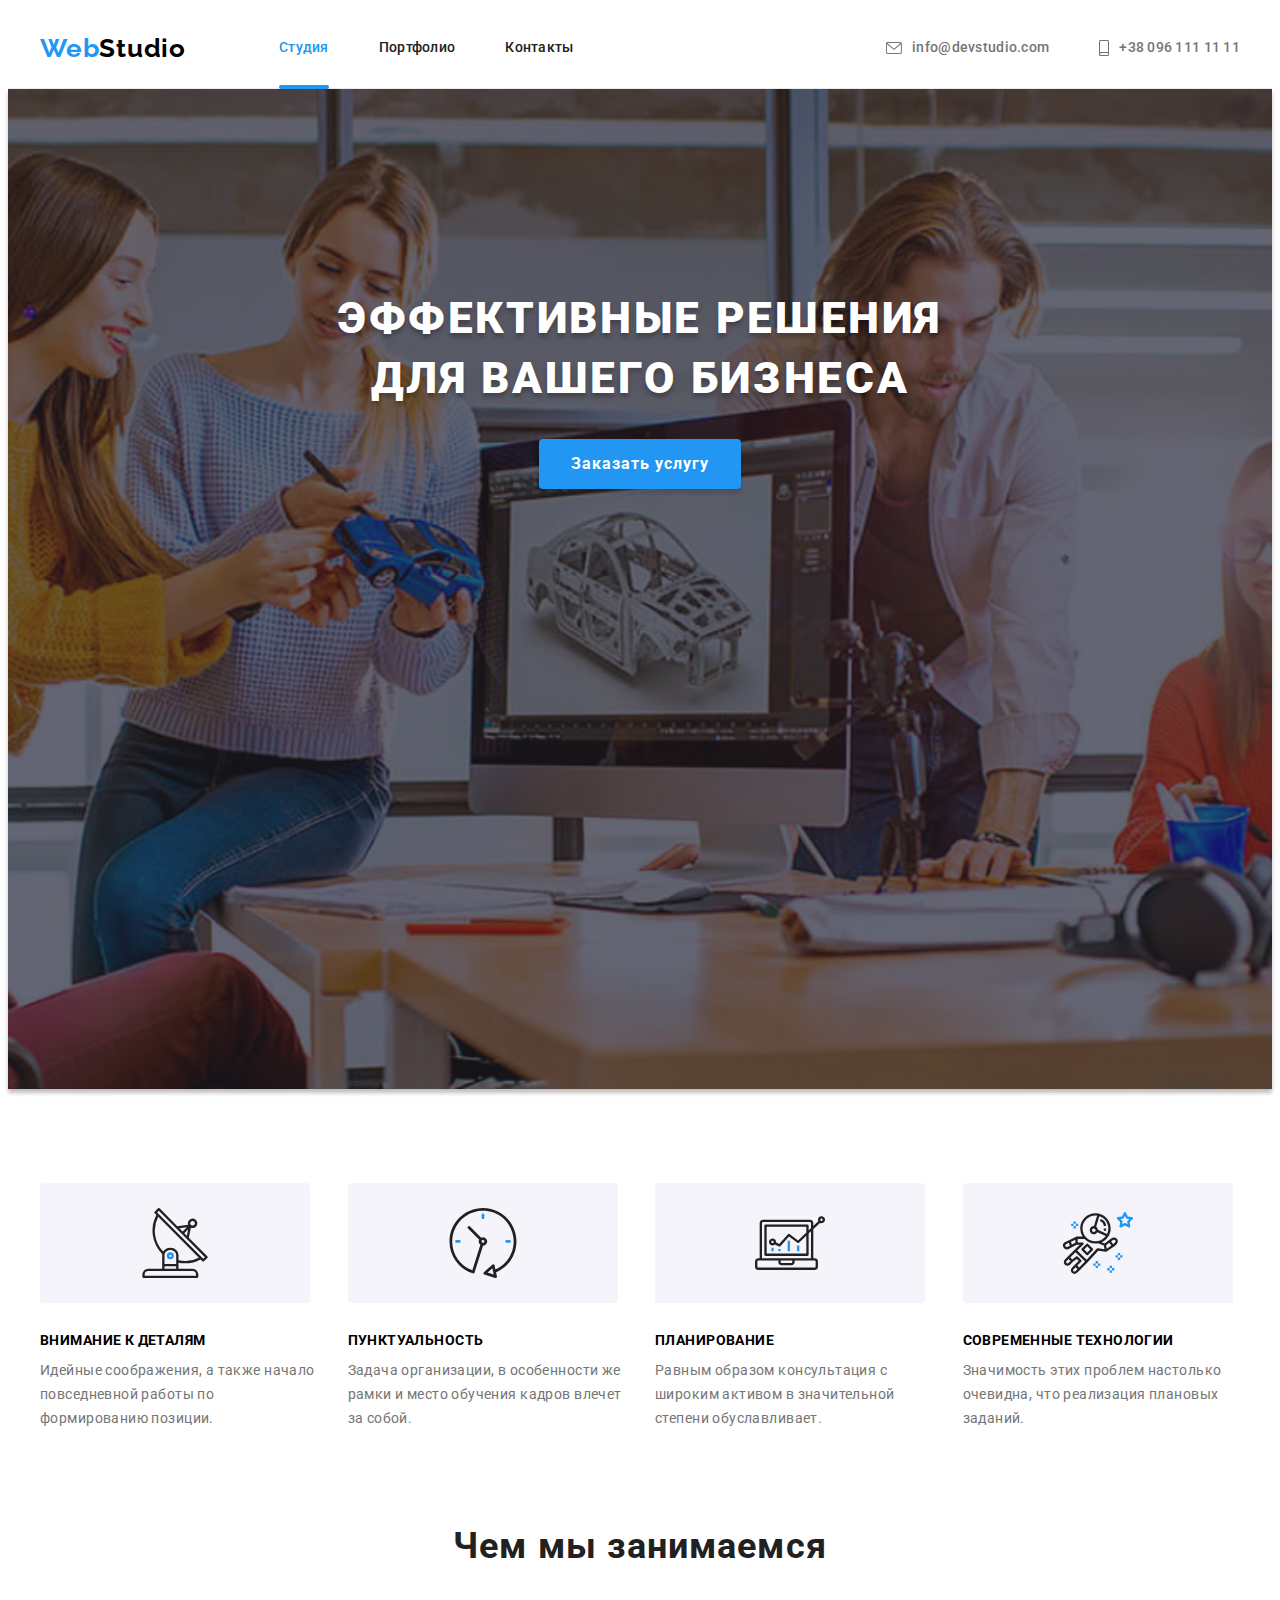
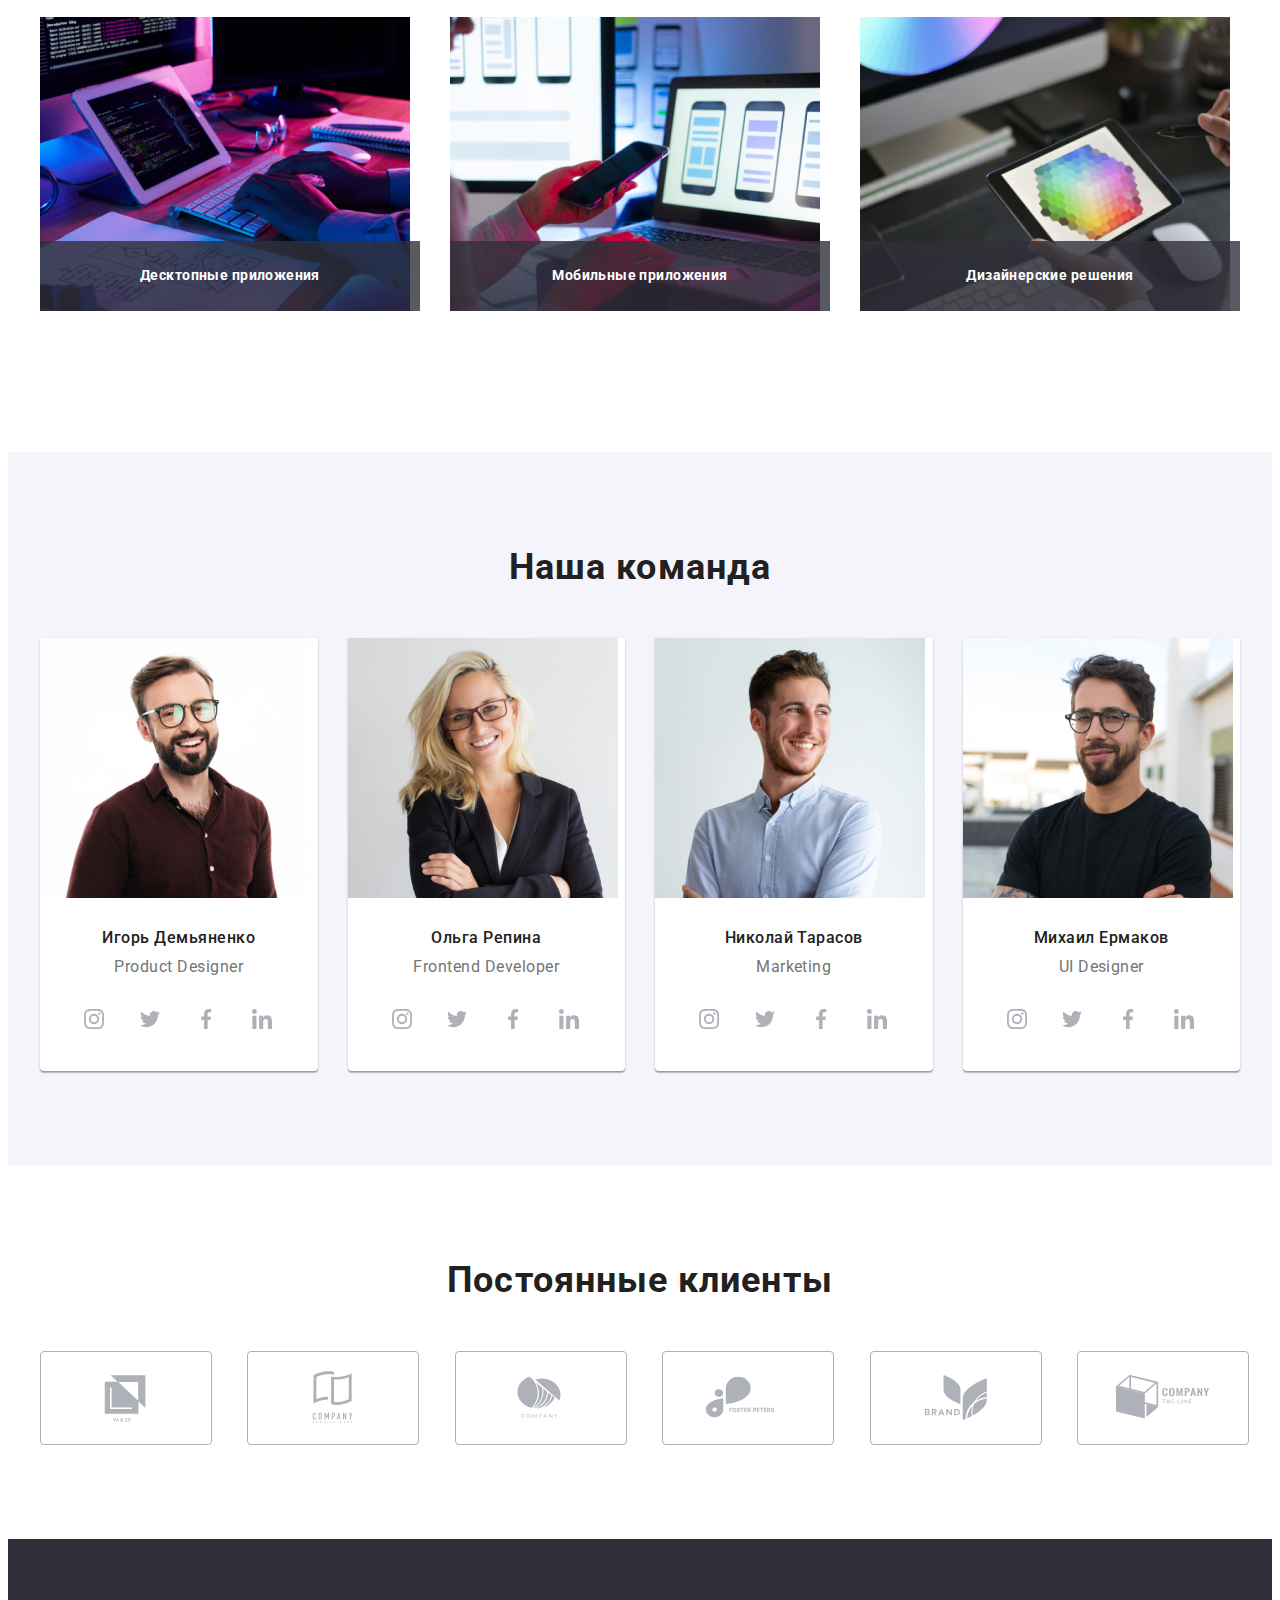
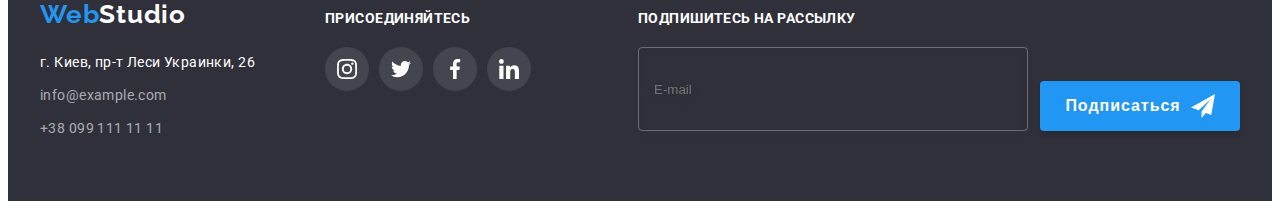
<file: index.html>
<!DOCTYPE html>
<html lang="ru">
  <head>
    <meta charset="UTF-8" />
    <meta http-equiv="X-UA-Compatible" content="IE=edge" />
    <meta name="viewport" content="width=device-width, initial-scale=1.0" />
    <title>Document</title>
    <link rel="preconnect" href="https://fonts.googleapis.com" />
    <link rel="preconnect" href="https://fonts.gstatic.com" crossorigin />
    <link
      href="https://fonts.googleapis.com/css2?family=Raleway:wght@700&family=Roboto:wght@400;500;700;900&display=swap"
      rel="stylesheet"
    />
    <link
      rel="stylesheet"
      href="https://cdnjs.cloudflare.com/ajax/libs/modern-normalize/1.1.0/modern-normalize.min.css"
      integrity="sha512-wpPYUAdjBVSE4KJnH1VR1HeZfpl1ub8YT/NKx4PuQ5NmX2tKuGu6U/JRp5y+Y8XG2tV+wKQpNHVUX03MfMFn9Q=="
      crossorigin="anonymous"
      referrerpolicy="no-referrer"
    />
    <!-- <link rel="stylesheet" href="./css/styles.css" /> -->
    <link rel="stylesheet" href="./css/main.min.css" />
  </head>
  <body class="page">
    <header class="header">
      <div class="container header__cotainer">
        <a class="logo header__logo logo__black link" href="./"
          ><span class="logo-prefix">Web</span>Studio</a
        >
        <nav class="nav">
          <ul class="nav__list list">
            <li class="nav__item">
              <a href="./" class="nav__link nav__link--current link">Студия</a>
            </li>
            <li class="nav__item">
              <a href="./portfolio.html" class="nav__link link">Портфолио</a>
            </li>
            <li class="nav__item">
              <a href="" class="nav__link link">Контакты</a>
            </li>
          </ul>
        </nav>

        <ul class="header__contacts list">
          <li class="header__contacts-item">
            <a href="mailto:info@devstudio.com" class="header__contacts-link link">
              <svg width="16" height="12" class="header__contacts-icon">
                <use href="./images/icons.svg#icon-envelope"></use>
              </svg>
              info@devstudio.com
            </a>
          </li>
          <li class="header__contacts-item">
            <a href="tel:+380961111111" class="header__contacts-link link">
              <svg width="10" height="16" class="header__contacts-icon">
                <use href="./images/icons.svg#icon-smartphone"></use>
              </svg>
              +38 096 111 11 11
            </a>
          </li>
        </ul>
      </div>
    </header>
    <main>
      <section class="hero">
        <div class="container">
          <h1 class="hero__title">Эффективные решения для вашего бизнеса</h1>
          <button type="button" class="hero__btn" data-modal-open>Заказать услугу</button>
        </div>
      </section>
      <section class="asset">
        <div class="container">
          <h2 class="visually-hidden">Наши преимущества</h2>
          <ul class="asset__list card-set list">
            <li class="card-set__item">
              <div class="asset__wrapper">
                <svg width="70" height="70">
                  <use href="./images/icons.svg#icon-antenna"></use>
                </svg>
              </div>
              <h3 class="asset__title">Внимание к деталям</h3>
              <p class="asset__text">
                Идейные соображения, а также начало повседневной работы по формированию позиции.
              </p>
            </li>
            <li class="card-set__item">
              <div class="asset__wrapper">
                <svg width="70" height="70">
                  <use href="./images/icons.svg#icon-clock"></use>
                </svg>
              </div>
              <h3 class="asset__title">Пунктуальность</h3>
              <p class="asset__text">
                Задача организации, в особенности же рамки и место обучения кадров влечет за собой.
              </p>
            </li>
            <li class="card-set__item">
              <div class="asset__wrapper">
                <svg width="70" height="70">
                  <use href="./images/icons.svg#icon-diagram"></use>
                </svg>
              </div>
              <h3 class="asset__title">Планирование</h3>
              <p class="asset__text">
                Равным образом консультация с широким активом в значительной степени обуславливает.
              </p>
            </li>
            <li class="card-set__item">
              <div class="asset__wrapper">
                <svg width="70" height="70">
                  <use href="./images/icons.svg#icon-astronaut"></use>
                </svg>
              </div>
              <h3 class="asset__title">Современные технологии</h3>
              <p class="asset__text">
                Значимость этих проблем настолько очевидна, что реализация плановых заданий.
              </p>
            </li>
          </ul>
        </div>
      </section>
      <section class="whatwedo">
        <div class="container">
          <h2 class="section-title">Чем мы занимаемся</h2>
          <ul class="whatwedo__list card-set list">
            <li class="card-set__item what-we-do-item">
              <img
                src="./images/box1.png"
                class="what-we-do-img"
                alt="box1"
                width="370"
                height="294"
              />
              <div class="label"><p class="what-we-do-text">Десктопные приложения</p></div>
            </li>
            <li class="card-set__item what-we-do-item">
              <img
                src="./images/box2.png"
                class="what-we-do-img"
                alt="box2"
                width="370"
                height="294"
              />
              <div class="label"><p class="what-we-do-text">Мобильные приложения</p></div>
            </li>
            <li class="card-set__item what-we-do-item">
              <img
                src="./images/box3.png"
                class="what-we-do-img"
                alt="box3"
                width="370"
                height="294"
              />
              <div class="label"><p class="what-we-do-text">Дизайнерские решения</p></div>
            </li>
          </ul>
        </div>
      </section>
      <section class="our-team">
        <div class="container">
          <h2 class="section-title">Наша команда</h2>
          <ul class="our-team-list card-set list">
            <li class="card-set__item our-team-item">
              <img src="./images/igor.jpg" alt="Игорь Демьяненко" width="270" height="260" />
              <div class="our-team-wrapper">
                <h3 class="our-team-name">Игорь Демьяненко</h3>
                <p class="our-team-position">Product Designer</p>
                <ul class="our-team-soc card-set list">
                  <li class="our-team-soc-item card-set__item">
                    <a href="#" class="our-team-soc-link">
                      <svg class="our-team-soc-icon">
                        <use href="./images/icons.svg#icon-insta"></use>
                      </svg>
                    </a>
                  </li>
                  <li class="our-team-soc-item card-set__item">
                    <a href="#" class="our-team-soc-link">
                      <svg class="our-team-soc-icon">
                        <use href="./images/icons.svg#icon-twttr"></use>
                      </svg>
                    </a>
                  </li>
                  <li class="our-team-soc-item card-set__item">
                    <a href="#" class="our-team-soc-link">
                      <svg class="our-team-soc-icon">
                        <use href="./images/icons.svg#icon-fb"></use>
                      </svg>
                    </a>
                  </li>
                  <li class="our-team-soc-item card-set__item">
                    <a href="#" class="our-team-soc-link">
                      <svg class="our-team-soc-icon">
                        <use href="./images/icons.svg#icon-linkedin"></use>
                      </svg>
                    </a>
                  </li>
                </ul>
              </div>
            </li>
            <li class="card-set__item our-team-item">
              <img src="./images/olga.jpg" alt="Ольга Репина" width="270" height="260" />
              <div class="our-team-wrapper">
                <h3 class="our-team-name">Ольга Репина</h3>
                <p class="our-team-position">Frontend Developer</p>
                <ul class="our-team-soc card-set list">
                  <li class="our-team-soc-item card-set__item">
                    <a href="#" class="our-team-soc-link">
                      <svg class="our-team-soc-icon">
                        <use href="./images/icons.svg#icon-insta"></use>
                      </svg>
                    </a>
                  </li>
                  <li class="our-team-soc-item card-set__item">
                    <a href="#" class="our-team-soc-link">
                      <svg class="our-team-soc-icon">
                        <use href="./images/icons.svg#icon-twttr"></use>
                      </svg>
                    </a>
                  </li>
                  <li class="our-team-soc-item card-set__item">
                    <a href="#" class="our-team-soc-link">
                      <svg class="our-team-soc-icon">
                        <use href="./images/icons.svg#icon-fb"></use>
                      </svg>
                    </a>
                  </li>
                  <li class="our-team-soc-item card-set__item">
                    <a href="#" class="our-team-soc-link">
                      <svg class="our-team-soc-icon">
                        <use href="./images/icons.svg#icon-linkedin"></use>
                      </svg>
                    </a>
                  </li>
                </ul>
              </div>
            </li>
            <li class="card-set__item our-team-item">
              <img src="./images/nikolai.jpg" alt="Николай Тарасов" width="270" height="260" />
              <div class="our-team-wrapper">
                <h3 class="our-team-name">Николай Тарасов</h3>
                <p class="our-team-position">Marketing</p>
                <ul class="our-team-soc card-set list">
                  <li class="our-team-soc-item card-set__item">
                    <a href="#" class="our-team-soc-link">
                      <svg class="our-team-soc-icon">
                        <use href="./images/icons.svg#icon-insta"></use>
                      </svg>
                    </a>
                  </li>
                  <li class="our-team-soc-item card-set__item">
                    <a href="#" class="our-team-soc-link">
                      <svg class="our-team-soc-icon">
                        <use href="./images/icons.svg#icon-twttr"></use>
                      </svg>
                    </a>
                  </li>
                  <li class="our-team-soc-item card-set__item">
                    <a href="#" class="our-team-soc-link">
                      <svg class="our-team-soc-icon">
                        <use href="./images/icons.svg#icon-fb"></use>
                      </svg>
                    </a>
                  </li>
                  <li class="our-team-soc-item card-set__item">
                    <a href="#" class="our-team-soc-link">
                      <svg class="our-team-soc-icon">
                        <use href="./images/icons.svg#icon-linkedin"></use>
                      </svg>
                    </a>
                  </li>
                </ul>
              </div>
            </li>
            <li class="card-set__item our-team-item">
              <img src="./images/mikhail.jpg" alt="Михаил Ермаков" width="270" height="260" />
              <div class="our-team-wrapper">
                <h3 class="our-team-name">Михаил Ермаков</h3>
                <p class="our-team-position">UI Designer</p>
                <ul class="our-team-soc card-set list">
                  <li class="our-team-soc-item card-set__item">
                    <a href="#" class="our-team-soc-link">
                      <svg class="our-team-soc-icon">
                        <use href="./images/icons.svg#icon-insta"></use>
                      </svg>
                    </a>
                  </li>
                  <li class="our-team-soc-item card-set__item">
                    <a href="#" class="our-team-soc-link">
                      <svg class="our-team-soc-icon">
                        <use href="./images/icons.svg#icon-twttr"></use>
                      </svg>
                    </a>
                  </li>
                  <li class="our-team-soc-item card-set__item">
                    <a href="#" class="our-team-soc-link">
                      <svg class="our-team-soc-icon">
                        <use href="./images/icons.svg#icon-fb"></use>
                      </svg>
                    </a>
                  </li>
                  <li class="our-team-soc-item card-set__item">
                    <a href="#" class="our-team-soc-link">
                      <svg class="our-team-soc-icon">
                        <use href="./images/icons.svg#icon-linkedin"></use>
                      </svg>
                    </a>
                  </li>
                </ul>
              </div>
            </li>
          </ul>
        </div>
      </section>
      <section class="perm-clients">
        <div class="container">
          <h2 class="section-title">Постоянные клиенты</h2>
          <ul class="perm-clients-list card-set list">
            <li class="perm-client-item card-set__item">
              <a href="#" class="perm-clients-link">
                <svg width="106" height="60">
                  <use href="./images/icons.svg#icon-client-1" class="perm-clients-icon"></use>
                </svg>
              </a>
            </li>
            <li class="perm-client-item card-set__item">
              <a href="#" class="perm-clients-link">
                <svg width="106" height="60">
                  <use href="./images/icons.svg#icon-client-2" class="perm-clients-icon"></use>
                </svg>
              </a>
            </li>
            <li class="perm-client-item card-set__item">
              <a href="#" class="perm-clients-link">
                <svg width="106" height="60">
                  <use href="./images/icons.svg#icon-client-3" class="perm-clients-icon"></use>
                </svg>
              </a>
            </li>
            <li class="perm-client-item card-set__item">
              <a href="#" class="perm-clients-link">
                <svg width="106" height="60">
                  <use href="./images/icons.svg#icon-client-4" class="perm-clients-icon"></use>
                </svg>
              </a>
            </li>
            <li class="perm-client-item card-set__item">
              <a href="#" class="perm-clients-link">
                <svg width="106" height="60">
                  <use href="./images/icons.svg#icon-client-5" class="perm-clients-icon"></use>
                </svg>
              </a>
            </li>
            <li class="perm-client-item card-set__item">
              <a href="#" class="perm-clients-link">
                <svg width="106" height="60">
                  <use href="./images/icons.svg#icon-client-6" class="perm-clients-icon"></use>
                </svg>
              </a>
            </li>
          </ul>
        </div>
      </section>
    </main>
    <footer>
      <div class="container">
        <div class="footer">
          <div class="footer-left">
            <a href="./" class="logo logo__white link"
              ><span class="logo-prefix">Web</span>Studio</a
            >
            <address class="footer-addr">
              <ul class="footer-contacts list">
                <li class="footer-contacts-item adress">г. Киев, пр-т Леси Украинки, 26</li>
                <li class="footer-contacts-item">
                  <a href="mailto:info@example.com" class="footer-contacts link"
                    >info@example.com</a
                  >
                </li>
                <li class="footer-contacts-item">
                  <a href="tel:+380991111111" class="footer-contacts link">+38 099 111 11 11</a>
                </li>
              </ul>
            </address>
          </div>
          <div class="footer-socials">
            <h2 class="footer-socials-header">присоединяйтесь</h2>
            <ul class="footer-soc-set card-set list">
              <li class="card-set__item">
                <a href="#" class="footer-soc-link">
                  <svg class="footer-soc-icon">
                    <use href="./images/icons.svg#icon-insta"></use>
                  </svg>
                </a>
              </li>
              <li class="card-set__item">
                <a href="#" class="footer-soc-link">
                  <svg class="footer-soc-icon">
                    <use href="./images/icons.svg#icon-twttr"></use>
                  </svg>
                </a>
              </li>
              <li class="card-set__item">
                <a href="#" class="footer-soc-link">
                  <svg class="footer-soc-icon">
                    <use href="./images/icons.svg#icon-fb"></use>
                  </svg>
                </a>
              </li>
              <li class="card-set__item">
                <a href="#" class="footer-soc-link">
                  <svg class="footer-soc-icon">
                    <use href="./images/icons.svg#icon-linkedin"></use>
                  </svg>
                </a>
              </li>
            </ul>
          </div>
          <div class="footer-email-input">
            <h2 class="footer-socials-header">Подпишитесь на рассылку</h2>
            <form class="footer-form" action="footer-form">
              <input
                class="footer-email-input-field"
                type="email"
                name="email"
                placeholder="E-mail"
              />
              <div class="footer-form-btn">
                <button type="submit" class="footer-sign-btn">
                  Подписаться
                  <svg width="24" height="24" class="footer-btn-icon-send">
                    <use href="./images/icons.svg#icon-send"></use>
                  </svg>
                </button>
              </div>
            </form>
          </div>
        </div>
      </div>
    </footer>
    <!-- modal window -->
    <div class="backdrop is-hidden" data-modal>
      <div class="modal">
        <button class="modal-btn" type="button" data-modal-close>
          <svg class="modal-icon" width="18" height="18">
            <use href="./images/icons.svg#icon-close"></use>
          </svg>
        </button>
        <strong class="modal-header">Оставьте свои данные, мы вам перезвоним</strong>
        <form class="form">
          <div class="form-main">
            <div class="form-field">
              <label class="form-label" for="username">Имя</label>
              <input class="form-input" type="text" name="username" id="username" />
              <svg class="modal-icon-field" width="18" height="18">
                <use href="./images/icons.svg#icon-person"></use>
              </svg>
            </div>
            <div class="form-field">
              <label class="form-label" for="phone">Телефон</label>
              <input class="form-input" type="tel" name="phone" id="phone" />
              <svg class="modal-icon-field" width="18" height="18">
                <use href="./images/icons.svg#icon-phone"></use>
              </svg>
            </div>
            <div class="form-field">
              <label class="form-label" for="email">Почта</label>
              <input class="form-input" type="email" name="email" id="email" />
              <svg class="modal-icon-field" width="18" height="18">
                <use href="./images/icons.svg#icon-email"></use>
              </svg>
            </div>
            <div class="form-field">
              <label class="form-label" for="comment">Комментарий</label>
              <textarea
                class="textarea-comment"
                name="comment"
                id="comment"
                placeholder="Введите текст"
              >
              </textarea>
            </div>
          </div>
          <div class="form-checkbox">
            <label class="checkbox-txt">
              <input class="checkbox" type="checkbox" name="polisy" id="polisy" />
              <span class="checkbox-icon"></span>
              Соглашаюсь с рассылкой и принимаю <a href="#">Условия договора</a>
            </label>
          </div>
          <div class="form-submit">
            <button type="submit" class="form-btn">Отправить</button>
          </div>
        </form>
      </div>
    </div>
    <script src="./js/modal.js"></script>
  </body>
</html>
</file>
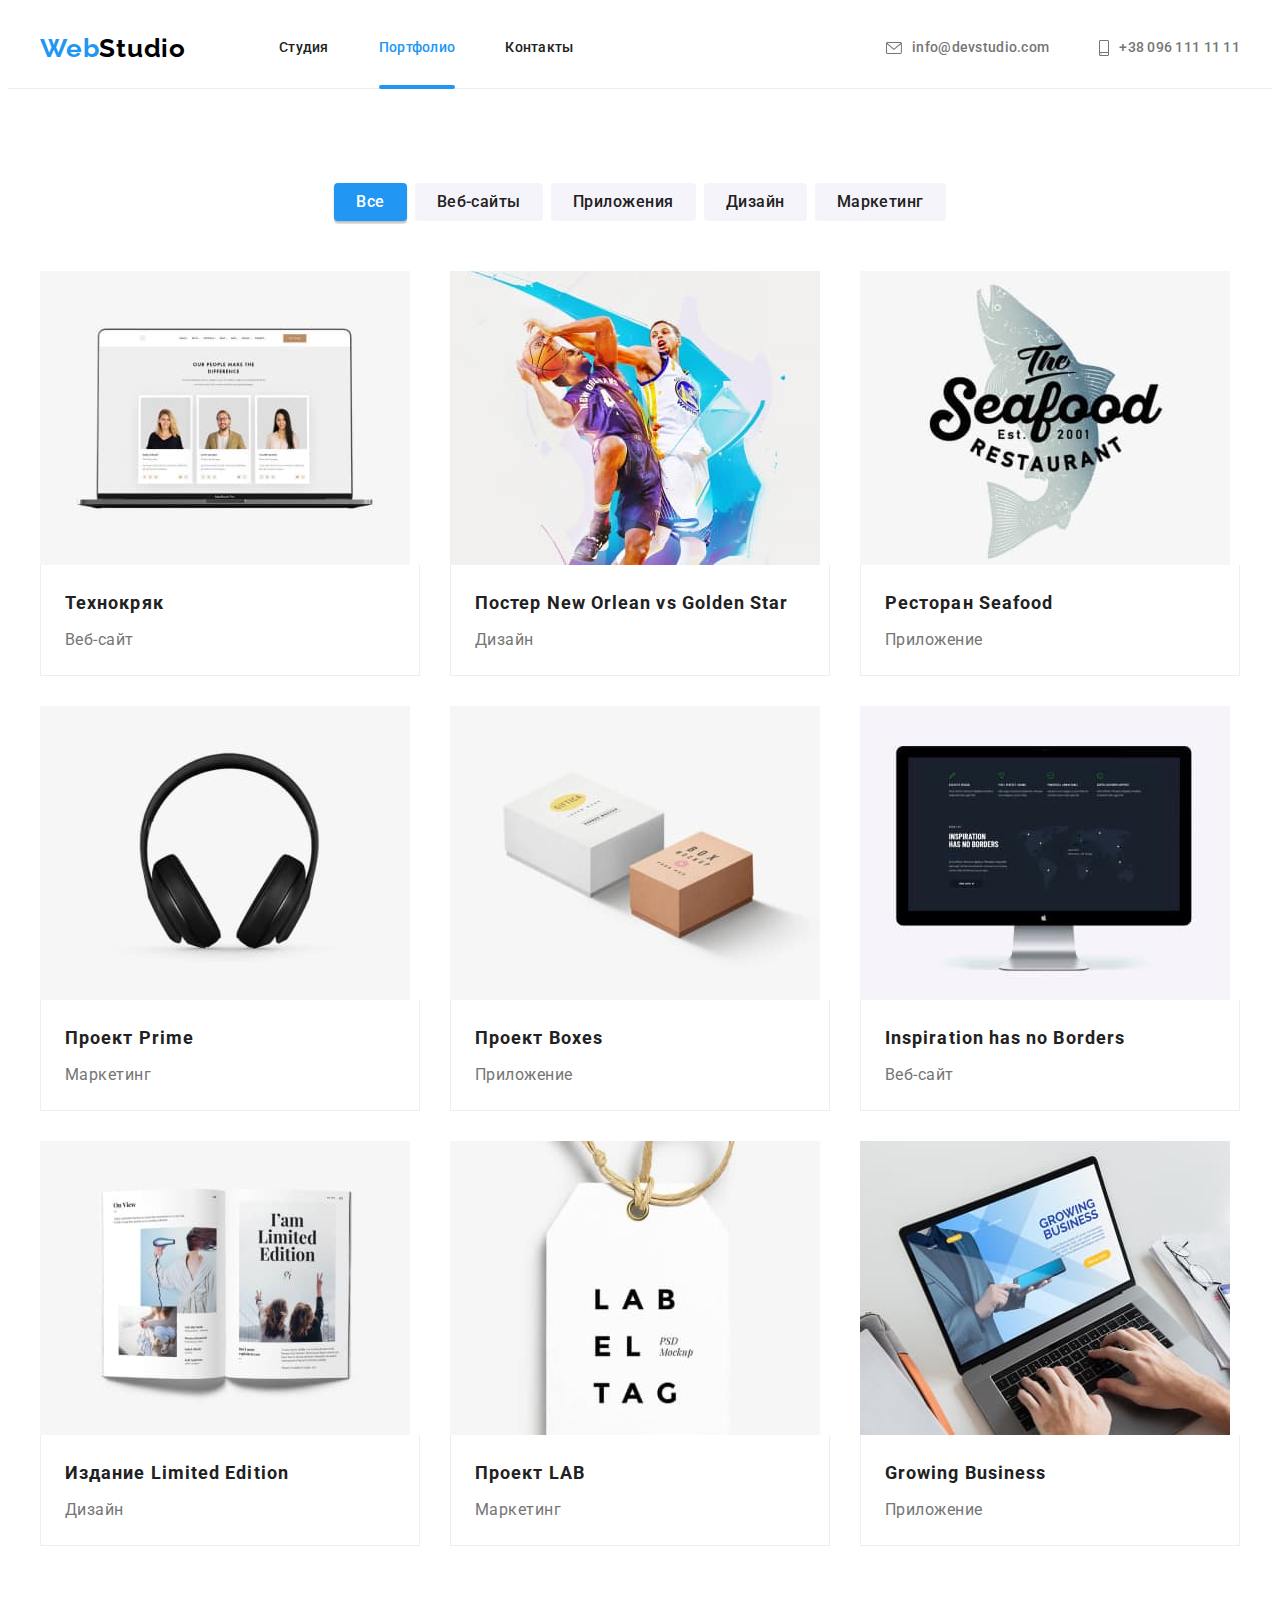
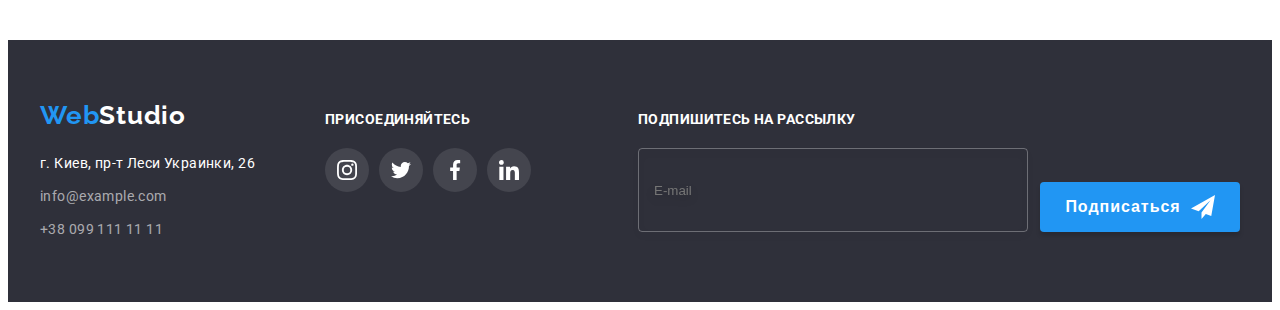
<file: portfolio.html>
<!DOCTYPE html>
<html lang="ru">
  <head>
    <meta charset="UTF-8" />
    <meta http-equiv="X-UA-Compatible" content="IE=edge" />
    <meta name="viewport" content="width=device-width, initial-scale=1.0" />
    <title>Портфолио</title>
    <link rel="preconnect" href="https://fonts.googleapis.com" />
    <link rel="preconnect" href="https://fonts.gstatic.com" crossorigin />
    <link
      href="https://fonts.googleapis.com/css2?family=Raleway:wght@700&family=Roboto:wght@400;500;700;900&display=swap"
      rel="stylesheet"
    />
    <link
      rel="stylesheet"
      href="https://cdnjs.cloudflare.com/ajax/libs/modern-normalize/1.1.0/modern-normalize.min.css"
      integrity="sha512-wpPYUAdjBVSE4KJnH1VR1HeZfpl1ub8YT/NKx4PuQ5NmX2tKuGu6U/JRp5y+Y8XG2tV+wKQpNHVUX03MfMFn9Q=="
      crossorigin="anonymous"
      referrerpolicy="no-referrer"
    />
    <!-- <link rel="stylesheet" href="./css/styles.css" /> -->
    <link rel="stylesheet" href="./css/main.min.css" />
  </head>
  <body class="page">
    <header class="header">
      <div class="container header__cotainer">
        <a class="logo header__logo logo__black link" href="./"
          ><span class="logo-prefix">Web</span>Studio</a
        >
        <nav class="nav">
          <ul class="nav__list list">
            <li class="nav__item">
              <a href="./" class="nav__link link">Студия</a>
            </li>
            <li class="nav__item">
              <a href="./portfolio.html" class="nav__link nav__link--current link">Портфолио</a>
            </li>
            <li class="nav__item">
              <a href="" class="nav__link link">Контакты</a>
            </li>
          </ul>
        </nav>

        <ul class="header__contacts list">
          <li class="header__contacts-item">
            <a href="mailto:info@devstudio.com" class="header__contacts-link link">
              <svg width="16" height="12" class="header__contacts-icon">
                <use href="./images/icons.svg#icon-envelope"></use>
              </svg>
              info@devstudio.com
            </a>
          </li>
          <li class="header__contacts-item">
            <a href="tel:+380961111111" class="header__contacts-link link">
              <svg width="10" height="16" class="header__contacts-icon">
                <use href="./images/icons.svg#icon-smartphone"></use>
              </svg>
              +38 096 111 11 11
            </a>
          </li>
        </ul>
      </div>
    </header>
    <main>
      <section class="section portfolio">
        <div class="container portfolio">
          <h1 class="visually-hidden">Портфолио</h1>
          <ul class="portfolio-filter-button list">
            <li class="filter-item">
              <button type="button" class="filter-button current">Все</button>
            </li>
            <li class="filter-item">
              <button type="button" class="filter-button">Веб-сайты</button>
            </li>
            <li class="filter-item">
              <button type="button" class="filter-button">Приложения</button>
            </li>
            <li class="filter-item">
              <button type="button" class="filter-button">Дизайн</button>
            </li>
            <li class="filter-item">
              <button type="button" class="filter-button">Маркетинг</button>
            </li>
          </ul>
          <ul class="portfolio-list card-set list">
            <li class="portfolio-item card-set__item">
              <a class="portfolio-item-link link" href="#">
                <div class="portfolio-item-link-group">
                  <img
                    src="./images/portfolio/tehnokryak.jpg"
                    alt="Сайт технокряк"
                    width="370"
                    height="294"
                  />
                  <p class="portfolio-item-link-overlay">
                    Ресурс предлагает комплексные предложения с разным уровнем функционала и
                    сервисов. Все это позволит посетителю получить исчерпывающие сведения о компании
                    или частном лице.
                  </p>
                </div>
                <div class="portfolio-wrapper">
                  <h2 class="portfolio-item-title">Технокряк</h2>
                  <p class="portfolio-item-group">Веб-сайт</p>
                </div>
              </a>
            </li>
            <li class="portfolio-item card-set__item">
              <a class="portfolio-item-link link" href="#">
                <div class="portfolio-item-link-group">
                  <img
                    src="./images/portfolio/poster-new-orlean.jpg"
                    alt="Постер New Orlean"
                    width="370"
                    height="294"
                  />
                  <p class="portfolio-item-link-overlay">
                    Ресурс предлагает комплексные предложения с разным уровнем функционала и
                    сервисов. Все это позволит посетителю получить исчерпывающие сведения о компании
                    или частном лице.
                  </p>
                </div>
                <div class="portfolio-wrapper">
                  <h2 class="portfolio-item-title">Постер New Orlean vs Golden Star</h2>
                  <p class="portfolio-item-group">Дизайн</p>
                </div>
              </a>
            </li>
            <li class="portfolio-item card-set__item">
              <a class="portfolio-item-link link" href="#">
                <div class="portfolio-item-link-group">
                  <img
                    src="./images/portfolio/restraunt-seafood.jpg"
                    alt="Ресторан Seafood"
                    width="370"
                    height="294"
                  />
                  <p class="portfolio-item-link-overlay">
                    Ресурс предлагает комплексные предложения с разным уровнем функционала и
                    сервисов. Все это позволит посетителю получить исчерпывающие сведения о компании
                    или частном лице.
                  </p>
                </div>
                <div class="portfolio-wrapper">
                  <h2 class="portfolio-item-title">Ресторан Seafood</h2>
                  <p class="portfolio-item-group">Приложение</p>
                </div>
              </a>
            </li>
            <li class="portfolio-item card-set__item">
              <a class="portfolio-item-link link" href="#">
                <div class="portfolio-item-link-group">
                  <img
                    src="./images/portfolio/project-prime.jpg"
                    alt="Проект Prime"
                    width="370"
                    height="294"
                  />
                  <p class="portfolio-item-link-overlay">
                    Ресурс предлагает комплексные предложения с разным уровнем функционала и
                    сервисов. Все это позволит посетителю получить исчерпывающие сведения о компании
                    или частном лице.
                  </p>
                </div>
                <div class="portfolio-wrapper">
                  <h2 class="portfolio-item-title">Проект Prime</h2>
                  <p class="portfolio-item-group">Маркетинг</p>
                </div>
              </a>
            </li>
            <li class="portfolio-item card-set__item">
              <a class="portfolio-item-link link" href="#">
                <div class="portfolio-item-link-group">
                  <img
                    src="./images/portfolio/project-boxes.jpg"
                    alt="Проект Boxes"
                    width="370"
                    height="294"
                  />
                  <p class="portfolio-item-link-overlay">
                    Ресурс предлагает комплексные предложения с разным уровнем функционала и
                    сервисов. Все это позволит посетителю получить исчерпывающие сведения о компании
                    или частном лице.
                  </p>
                </div>
                <div class="portfolio-wrapper">
                  <h2 class="portfolio-item-title">Проект Boxes</h2>
                  <p class="portfolio-item-group">Приложение</p>
                </div>
              </a>
            </li>
            <li class="portfolio-item card-set__item">
              <a class="portfolio-item-link link" href="#">
                <div class="portfolio-item-link-group">
                  <img
                    src="./images/portfolio/inspiration-has-borders.jpg"
                    alt="Inspiration has no Borders"
                    width="370"
                    height="294"
                  />
                  <p class="portfolio-item-link-overlay">
                    Ресурс предлагает комплексные предложения с разным уровнем функционала и
                    сервисов. Все это позволит посетителю получить исчерпывающие сведения о компании
                    или частном лице.
                  </p>
                </div>
                <div class="portfolio-wrapper">
                  <h2 class="portfolio-item-title">Inspiration has no Borders</h2>
                  <p class="portfolio-item-group">Веб-сайт</p>
                </div>
              </a>
            </li>
            <li class="portfolio-item card-set__item">
              <a class="portfolio-item-link link" href="#">
                <div class="portfolio-item-link-group">
                  <img
                    src="./images/portfolio/limited-edition.jpg"
                    alt="Издание Limited Edition"
                    width="370"
                    height="294"
                  />
                  <p class="portfolio-item-link-overlay">
                    Ресурс предлагает комплексные предложения с разным уровнем функционала и
                    сервисов. Все это позволит посетителю получить исчерпывающие сведения о компании
                    или частном лице.
                  </p>
                </div>
                <div class="portfolio-wrapper">
                  <h2 class="portfolio-item-title">Издание Limited Edition</h2>
                  <p class="portfolio-item-group">Дизайн</p>
                </div>
              </a>
            </li>
            <li class="portfolio-item card-set__item">
              <a class="portfolio-item-link link" href="#">
                <div class="portfolio-item-link-group">
                  <img
                    src="./images/portfolio/project-lab.jpg"
                    alt="Проект LAB"
                    width="370"
                    height="294"
                  />
                  <p class="portfolio-item-link-overlay">
                    Ресурс предлагает комплексные предложения с разным уровнем функционала и
                    сервисов. Все это позволит посетителю получить исчерпывающие сведения о компании
                    или частном лице.
                  </p>
                </div>
                <div class="portfolio-wrapper">
                  <h2 class="portfolio-item-title">Проект LAB</h2>
                  <p class="portfolio-item-group">Маркетинг</p>
                </div>
              </a>
            </li>
            <li class="portfolio-item card-set__item">
              <a class="portfolio-item-link link" href="#">
                <div class="portfolio-item-link-group">
                  <img
                    src="./images/portfolio/growing-business.jpg"
                    alt="Growing Business"
                    width="370"
                  />
                  <p class="portfolio-item-link-overlay">
                    Ресурс предлагает комплексные предложения с разным уровнем функционала и
                    сервисов. Все это позволит посетителю получить исчерпывающие сведения о компании
                    или частном лице.
                  </p>
                </div>
                <div class="portfolio-wrapper">
                  <h2 class="portfolio-item-title">Growing Business</h2>
                  <p class="portfolio-item-group">Приложение</p>
                </div>
              </a>
            </li>
          </ul>
        </div>
      </section>
    </main>
    <footer>
      <div class="container">
        <div class="footer">
          <div class="footer-left">
            <a href="./" class="logo logo__white link"
              ><span class="logo-prefix">Web</span>Studio</a
            >
            <address class="footer-addr">
              <ul class="footer-contacts list">
                <li class="footer-contacts-item adress">г. Киев, пр-т Леси Украинки, 26</li>
                <li class="footer-contacts-item">
                  <a href="mailto:info@example.com" class="footer-contacts link"
                    >info@example.com</a
                  >
                </li>
                <li class="footer-contacts-item">
                  <a href="tel:+380991111111" class="footer-contacts link">+38 099 111 11 11</a>
                </li>
              </ul>
            </address>
          </div>
          <div class="footer-socials">
            <h2 class="footer-socials-header">присоединяйтесь</h2>
            <ul class="footer-soc-set card-set list">
              <li class="card-set__item">
                <a href="#" class="footer-soc-link">
                  <svg class="footer-soc-icon">
                    <use href="./images/icons.svg#icon-insta"></use>
                  </svg>
                </a>
              </li>
              <li class="card-set__item">
                <a href="#" class="footer-soc-link">
                  <svg class="footer-soc-icon">
                    <use href="./images/icons.svg#icon-twttr"></use>
                  </svg>
                </a>
              </li>
              <li class="card-set__item">
                <a href="#" class="footer-soc-link">
                  <svg class="footer-soc-icon">
                    <use href="./images/icons.svg#icon-fb"></use>
                  </svg>
                </a>
              </li>
              <li class="card-set__item">
                <a href="#" class="footer-soc-link">
                  <svg class="footer-soc-icon">
                    <use href="./images/icons.svg#icon-linkedin"></use>
                  </svg>
                </a>
              </li>
            </ul>
          </div>
          <div class="footer-email-input">
            <h2 class="footer-socials-header">Подпишитесь на рассылку</h2>
            <form class="footer-form" action="footer-form">
              <input
                class="footer-email-input-field"
                type="email"
                name="email"
                placeholder="E-mail"
              />
              <div class="footer-form-btn">
                <button type="submit" class="footer-sign-btn">
                  Подписаться
                  <svg width="24" height="24" class="footer-btn-icon-send">
                    <use href="./images/icons.svg#icon-send"></use>
                  </svg>
                </button>
              </div>
            </form>
          </div>
        </div>
      </div>
    </footer>
  </body>
</html>
</file>
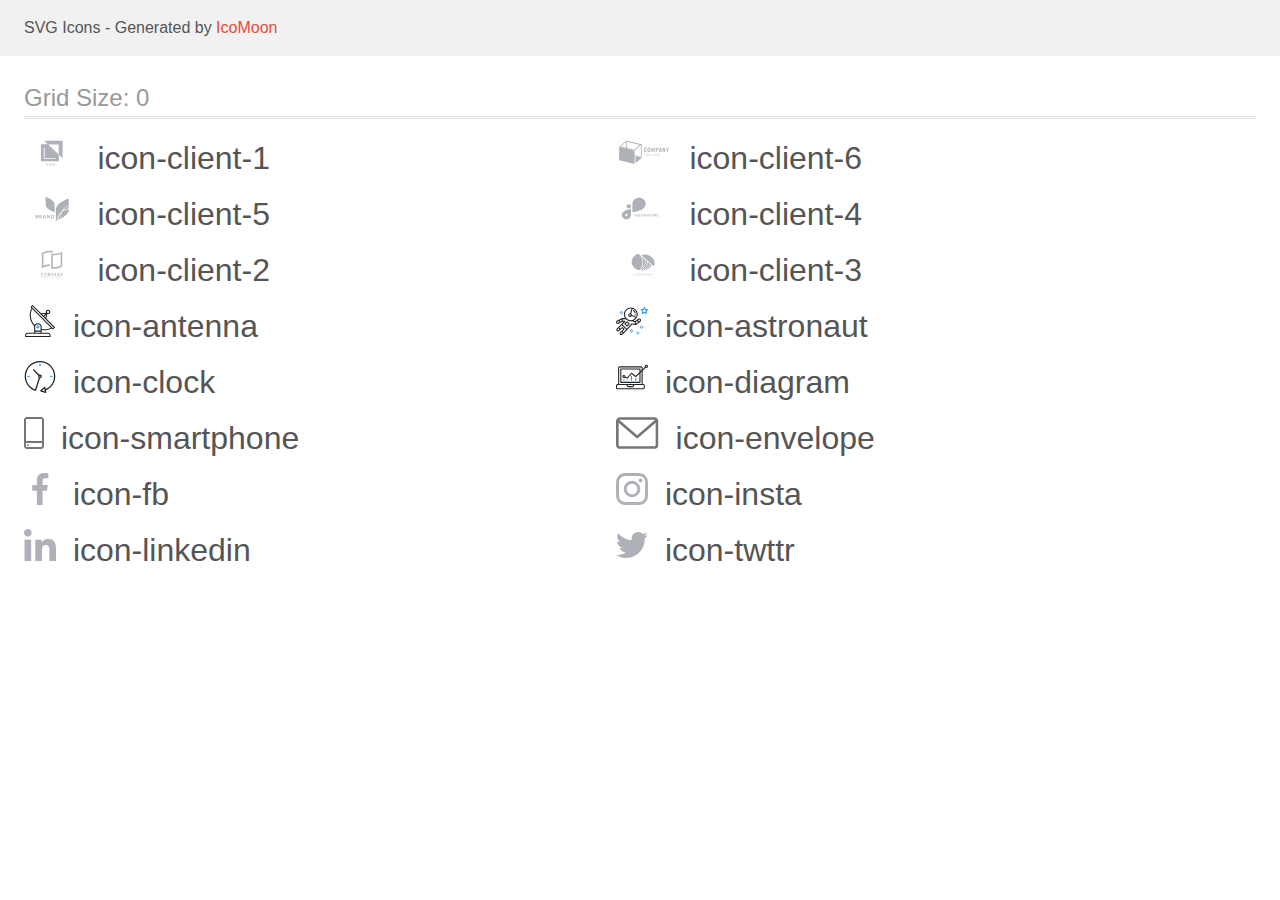
<file: images/svg/svgs/demo.html>
<!doctype html>
<html>
<head>
    <title>IcoMoon - SVG Icons</title>
    <meta charset="utf-8">
    <meta name="viewport" content="width=device-width, initial-scale=1">
    <link rel="stylesheet" href="demo-files/demo.css">
    <link rel="stylesheet" href="style.css">
</head>
<body>
<svg aria-hidden="true" style="position: absolute; width: 0; height: 0; overflow: hidden;" version="1.1" xmlns="http://www.w3.org/2000/svg" xmlns:xlink="http://www.w3.org/1999/xlink">
<defs>
<symbol id="icon-client-1" viewBox="0 0 57 32">
<path fill="#afb1b8" style="fill: var(--color1, #afb1b8)" d="M20.267 3.733l3.738 3.538-6.938-0.004v17.166h18.133v-6.564l3.733 3.534v-17.671h-18.667zM35.036 17.455l-10.597-10.032h10.597v10.032zM31.746 21.923h-11.81v-11.545h0.835v10.764h10.975v0.782zM22.725 26.72l-0.436 0.898-0.436-0.898h-0.366l0.637 1.198v0.698h0.331v-0.698l0.635-1.198h-0.365zM23.273 28.615l0.154-0.441h0.734l0.155 0.441h0.344l-0.717-1.896h-0.296l-0.716 1.896h0.342zM23.794 27.122l0.275 0.786h-0.549l0.275-0.786zM25.531 27.863c-0.048 0.073-0.072 0.153-0.072 0.241 0 0.16 0.056 0.29 0.168 0.389s0.263 0.148 0.451 0.148 0.349-0.051 0.484-0.152l0.107 0.126h0.367l-0.279-0.329c0.109-0.149 0.164-0.341 0.164-0.574h-0.275c0 0.128-0.026 0.243-0.079 0.348l-0.366-0.432 0.129-0.094c0.091-0.066 0.157-0.132 0.197-0.198s0.060-0.14 0.060-0.219c0-0.12-0.044-0.22-0.133-0.301s-0.201-0.122-0.339-0.122c-0.153 0-0.274 0.043-0.365 0.13s-0.135 0.203-0.135 0.352c0 0.061 0.014 0.124 0.043 0.189s0.081 0.144 0.155 0.237c-0.141 0.101-0.235 0.188-0.283 0.262zM26.386 28.282c-0.093 0.071-0.193 0.107-0.299 0.107-0.095 0-0.17-0.027-0.227-0.082s-0.085-0.126-0.085-0.214c0-0.102 0.052-0.192 0.156-0.271l0.040-0.029 0.414 0.488zM26.046 27.442c-0.089-0.11-0.134-0.202-0.134-0.275 0-0.063 0.018-0.116 0.055-0.158s0.085-0.063 0.147-0.063c0.057 0 0.105 0.018 0.142 0.053s0.056 0.077 0.056 0.126c0 0.075-0.027 0.136-0.081 0.184l-0.040 0.033-0.145 0.099zM29.132 28.472c0.13-0.114 0.205-0.272 0.224-0.474h-0.328c-0.017 0.135-0.059 0.232-0.124 0.29s-0.162 0.087-0.292 0.087c-0.142 0-0.249-0.054-0.323-0.161s-0.109-0.264-0.109-0.469v-0.168c0.002-0.202 0.041-0.355 0.117-0.46s0.188-0.158 0.331-0.158c0.123 0 0.217 0.030 0.28 0.091s0.104 0.158 0.12 0.294h0.328c-0.021-0.207-0.095-0.368-0.223-0.482s-0.296-0.171-0.505-0.171c-0.155 0-0.293 0.037-0.411 0.111s-0.209 0.179-0.272 0.315c-0.063 0.136-0.095 0.294-0.095 0.473v0.177c0.003 0.174 0.035 0.328 0.098 0.46s0.151 0.234 0.266 0.306c0.115 0.071 0.249 0.107 0.4 0.107 0.216 0 0.389-0.056 0.52-0.169zM31.068 28.206c0.064-0.141 0.096-0.304 0.096-0.49v-0.105c-0.001-0.185-0.034-0.347-0.099-0.486s-0.158-0.247-0.277-0.32c-0.119-0.075-0.256-0.112-0.41-0.112s-0.292 0.038-0.411 0.113c-0.119 0.075-0.211 0.183-0.277 0.324s-0.098 0.305-0.098 0.49v0.107c0.001 0.181 0.034 0.342 0.099 0.48s0.159 0.246 0.279 0.322c0.121 0.075 0.258 0.112 0.411 0.112 0.155 0 0.293-0.037 0.411-0.112s0.212-0.183 0.276-0.323zM30.716 27.135c0.080 0.112 0.12 0.273 0.12 0.483v0.099c0 0.214-0.040 0.376-0.119 0.487s-0.19 0.167-0.336 0.167c-0.144 0-0.257-0.057-0.339-0.171s-0.121-0.275-0.121-0.483v-0.109c0.002-0.204 0.043-0.362 0.122-0.473s0.192-0.168 0.335-0.168c0.146 0 0.258 0.056 0.337 0.168z"></path>
</symbol>
<symbol id="icon-client-6" viewBox="0 0 57 32">
<path fill="#afb1b8" style="fill: var(--color1, #afb1b8)" d="M28.493 14.618c-0.236-0.315-0.349-0.686-0.323-1.061v-1.538c0-0.471 0.107-0.83 0.321-1.075s0.581-0.367 1.102-0.366c0.489 0 0.836 0.104 1.042 0.313 0.224 0.266 0.333 0.592 0.308 0.92v0.361h-0.875v-0.366c0.003-0.12-0.005-0.24-0.025-0.358-0.013-0.081-0.057-0.156-0.125-0.213-0.090-0.061-0.203-0.091-0.317-0.083-0.12-0.008-0.239 0.024-0.333 0.088-0.076 0.063-0.127 0.145-0.145 0.235-0.025 0.126-0.037 0.253-0.034 0.38v1.866c-0.014 0.18 0.025 0.36 0.112 0.524 0.044 0.055 0.104 0.099 0.175 0.127s0.149 0.038 0.226 0.029c0.112 0.008 0.223-0.022 0.31-0.084 0.071-0.061 0.117-0.141 0.13-0.227 0.020-0.124 0.030-0.249 0.027-0.374v-0.379h0.875v0.346c0.025 0.342-0.082 0.682-0.303 0.967-0.201 0.228-0.544 0.343-1.047 0.343s-0.884-0.122-1.1-0.375z"></path>
<path fill="#afb1b8" style="fill: var(--color1, #afb1b8)" d="M32.137 14.633c-0.221-0.239-0.332-0.588-0.332-1.050v-1.617c0-0.457 0.11-0.802 0.332-1.037s0.591-0.351 1.109-0.35c0.515 0 0.882 0.117 1.103 0.35 0.221 0.235 0.333 0.58 0.333 1.037v1.617c0 0.457-0.112 0.807-0.337 1.048s-0.591 0.361-1.1 0.361c-0.509 0-0.886-0.122-1.109-0.36zM33.654 14.245c0.079-0.15 0.115-0.314 0.105-0.479v-1.98c0.010-0.161-0.025-0.322-0.103-0.469-0.044-0.057-0.106-0.101-0.179-0.129s-0.152-0.037-0.231-0.027c-0.079-0.009-0.159 0-0.231 0.028s-0.135 0.072-0.18 0.129c-0.080 0.146-0.116 0.308-0.105 0.469v1.99c-0.011 0.165 0.025 0.329 0.105 0.479 0.051 0.050 0.114 0.091 0.185 0.119s0.147 0.042 0.225 0.042c0.078 0 0.154-0.014 0.225-0.042s0.134-0.068 0.185-0.119v-0.009z"></path>
<path fill="#afb1b8" style="fill: var(--color1, #afb1b8)" d="M35.735 10.626h0.942l0.708 2.984 0.725-2.984h0.917l0.092 4.308h-0.678l-0.072-2.994-0.699 2.994h-0.544l-0.725-3.005-0.067 3.005h-0.685l0.085-4.308z"></path>
<path fill="#afb1b8" style="fill: var(--color1, #afb1b8)" d="M40.176 10.626h1.468c0.846 0 1.268 0.408 1.268 1.223 0 0.781-0.445 1.171-1.335 1.17h-0.5v1.915h-0.906l0.005-4.308zM41.43 12.467c0.090 0.010 0.18 0.003 0.266-0.021s0.165-0.063 0.232-0.115c0.104-0.146 0.15-0.316 0.13-0.486 0.005-0.131-0.010-0.263-0.044-0.391-0.013-0.043-0.036-0.083-0.067-0.118s-0.070-0.065-0.114-0.087c-0.126-0.052-0.265-0.076-0.404-0.069h-0.352v1.287h0.352z"></path>
<path fill="#afb1b8" style="fill: var(--color1, #afb1b8)" d="M44.218 10.626h0.973l0.998 4.308h-0.844l-0.197-0.993h-0.868l-0.203 0.993h-0.857l0.998-4.308zM45.050 13.441l-0.339-1.808-0.339 1.808h0.678z"></path>
<path fill="#afb1b8" style="fill: var(--color1, #afb1b8)" d="M46.996 10.626h0.634l1.214 2.457v-2.457h0.752v4.308h-0.603l-1.221-2.565v2.565h-0.777l0.002-4.308z"></path>
<path fill="#afb1b8" style="fill: var(--color1, #afb1b8)" d="M51.357 13.291l-1.009-2.659h0.85l0.616 1.708 0.578-1.708h0.832l-0.997 2.659v1.642h-0.87v-1.642z"></path>
<path fill="#afb1b8" style="fill: var(--color1, #afb1b8)" d="M29.892 16.817v0.225h-0.739v1.75h-0.31v-1.75h-0.743v-0.225h1.792z"></path>
<path fill="#afb1b8" style="fill: var(--color1, #afb1b8)" d="M32.209 18.793h-0.239c-0.024 0.001-0.048-0.005-0.067-0.019-0.018-0.011-0.032-0.027-0.040-0.045l-0.214-0.469h-1.026l-0.214 0.469c-0.006 0.020-0.017 0.038-0.033 0.053-0.019 0.013-0.043 0.020-0.067 0.019h-0.239l0.906-1.976h0.315l0.917 1.968zM30.709 18.059h0.855l-0.362-0.804c-0.027-0.061-0.049-0.123-0.067-0.186-0.013 0.038-0.024 0.073-0.034 0.105l-0.033 0.083-0.359 0.802z"></path>
<path fill="#afb1b8" style="fill: var(--color1, #afb1b8)" d="M33.771 18.599c0.057 0.003 0.114 0.003 0.17 0 0.049-0.004 0.097-0.012 0.145-0.023 0.044-0.009 0.088-0.021 0.13-0.036 0.040-0.014 0.080-0.031 0.121-0.048v-0.444h-0.362c-0.009 0-0.018-0.001-0.026-0.003s-0.016-0.007-0.023-0.012c-0.006-0.004-0.011-0.010-0.014-0.016s-0.005-0.013-0.004-0.020v-0.152h0.703v0.757c-0.057 0.035-0.118 0.067-0.181 0.094-0.065 0.028-0.132 0.050-0.201 0.067-0.074 0.019-0.15 0.032-0.227 0.041-0.088 0.008-0.176 0.013-0.264 0.012-0.156 0.001-0.311-0.024-0.457-0.073-0.136-0.047-0.259-0.117-0.362-0.206-0.101-0.090-0.18-0.196-0.234-0.313-0.057-0.131-0.085-0.27-0.083-0.41-0.002-0.141 0.026-0.281 0.082-0.413 0.052-0.117 0.132-0.224 0.234-0.313 0.103-0.089 0.227-0.159 0.362-0.205 0.155-0.050 0.32-0.075 0.486-0.074 0.084-0 0.169 0.006 0.252 0.017 0.074 0.010 0.146 0.027 0.216 0.050 0.063 0.021 0.124 0.047 0.181 0.078 0.056 0.031 0.108 0.065 0.158 0.103l-0.087 0.122c-0.007 0.011-0.017 0.021-0.029 0.027s-0.027 0.010-0.041 0.010c-0.020-0.001-0.040-0.006-0.056-0.016-0.027-0.013-0.056-0.028-0.089-0.047-0.038-0.021-0.079-0.039-0.121-0.053-0.054-0.019-0.11-0.033-0.167-0.044-0.076-0.012-0.153-0.018-0.23-0.017-0.12-0.001-0.238 0.017-0.35 0.055-0.101 0.035-0.192 0.088-0.266 0.156-0.075 0.071-0.132 0.155-0.169 0.246-0.081 0.214-0.081 0.445 0 0.659 0.040 0.093 0.101 0.178 0.181 0.249 0.074 0.068 0.164 0.121 0.265 0.156 0.115 0.034 0.237 0.047 0.359 0.039v0z"></path>
<path fill="#afb1b8" style="fill: var(--color1, #afb1b8)" d="M36.659 18.567h0.989v0.225h-1.292v-1.976h0.31l-0.007 1.75z"></path>
<path fill="#afb1b8" style="fill: var(--color1, #afb1b8)" d="M38.678 18.792h-0.31v-1.976h0.31v1.976z"></path>
<path fill="#afb1b8" style="fill: var(--color1, #afb1b8)" d="M39.83 16.826c0.018 0.009 0.034 0.021 0.047 0.036l1.324 1.489c-0.002-0.023-0.002-0.047 0-0.070 0-0.022 0-0.044 0-0.064v-1.408h0.27v1.984h-0.156c-0.023 0.002-0.046-0.002-0.067-0.011-0.019-0.010-0.035-0.023-0.049-0.038l-1.323-1.488c0 0.023 0 0.045 0 0.067s0 0.042 0 0.061v1.408h-0.259v-1.976h0.161c0.017 0 0.035 0.003 0.051 0.009v0z"></path>
<path fill="#afb1b8" style="fill: var(--color1, #afb1b8)" d="M43.753 16.817v0.217h-1.098v0.652h0.89v0.21h-0.89v0.674h1.098v0.217h-1.417v-1.971h1.417z"></path>
<path fill="#afb1b8" style="fill: var(--color1, #afb1b8)" d="M11.286 4.616l13.757 3.372v11.818l-13.757-3.371v-11.819zM10.404 3.609v13.401l15.52 3.806v-13.399l-15.52-3.807z"></path>
<path fill="#afb1b8" style="fill: var(--color1, #afb1b8)" d="M18.722 27.036l-15.522-3.809v-13.399l15.522 3.807v13.401z"></path>
<path fill="#afb1b8" style="fill: var(--color1, #afb1b8)" d="M10.661 4.465l13.578 3.33-5.774 4.987-13.58-3.332 5.776-4.985zM10.404 3.609l-7.204 6.219 15.522 3.807 7.202-6.219-15.52-3.807z"></path>
<path fill="#afb1b8" style="fill: var(--color1, #afb1b8)" d="M19.595 26.282l6.329-5.465-6.329-1.553v7.018z"></path>
</symbol>
<symbol id="icon-client-5" viewBox="0 0 57 32">
<path fill="#afb1b8" style="fill: var(--color1, #afb1b8)" d="M14.27 23.859c0.13 0.147 0.199 0.332 0.196 0.521 0.007 0.123-0.017 0.247-0.070 0.361s-0.132 0.216-0.233 0.297c-0.252 0.175-0.565 0.26-0.881 0.24h-1.549v-3.302h1.517c0.299-0.018 0.596 0.059 0.84 0.219 0.098 0.075 0.176 0.17 0.227 0.277s0.074 0.224 0.068 0.341c0.009 0.182-0.054 0.361-0.176 0.505-0.118 0.131-0.28 0.222-0.462 0.258 0.205 0.034 0.391 0.134 0.523 0.282v0zM12.454 23.36h0.648c0.147 0.010 0.294-0.029 0.412-0.11 0.049-0.040 0.087-0.090 0.111-0.146s0.034-0.116 0.028-0.176c0.005-0.060-0.005-0.12-0.029-0.175s-0.061-0.106-0.108-0.147c-0.122-0.083-0.273-0.123-0.425-0.111h-0.638v0.866zM13.578 24.627c0.052-0.041 0.093-0.093 0.12-0.151s0.038-0.121 0.034-0.184c0.004-0.064-0.008-0.127-0.035-0.186s-0.069-0.111-0.121-0.153c-0.127-0.086-0.283-0.128-0.44-0.119h-0.68v0.908h0.689c0.155 0.008 0.309-0.032 0.435-0.114v0z"></path>
<path fill="#afb1b8" style="fill: var(--color1, #afb1b8)" d="M17.371 25.278l-0.844-1.291h-0.317v1.291h-0.726v-3.302h1.374c0.346-0.022 0.689 0.078 0.957 0.281 0.192 0.179 0.308 0.415 0.327 0.666s-0.061 0.499-0.224 0.7c-0.17 0.178-0.401 0.296-0.655 0.336l0.898 1.32h-0.789zM16.21 23.538h0.594c0.412 0 0.618-0.167 0.618-0.5 0.004-0.068-0.007-0.136-0.033-0.2s-0.066-0.122-0.118-0.171c-0.13-0.099-0.298-0.147-0.467-0.134h-0.601l0.007 1.005z"></path>
<path fill="#afb1b8" style="fill: var(--color1, #afb1b8)" d="M21.339 24.614h-1.446l-0.255 0.665h-0.761l1.328-3.265h0.823l1.323 3.265h-0.761l-0.25-0.665zM21.145 24.114l-0.529-1.394-0.529 1.394h1.057z"></path>
<path fill="#afb1b8" style="fill: var(--color1, #afb1b8)" d="M26.305 25.278h-0.721l-1.616-2.245v2.245h-0.719v-3.302h0.719l1.616 2.258v-2.258h0.721v3.302z"></path>
<path fill="#afb1b8" style="fill: var(--color1, #afb1b8)" d="M30.417 24.488c-0.149 0.249-0.376 0.452-0.652 0.582-0.314 0.145-0.662 0.217-1.013 0.208h-1.283v-3.302h1.283c0.351-0.008 0.698 0.061 1.013 0.203 0.276 0.127 0.503 0.328 0.652 0.576 0.148 0.269 0.226 0.565 0.226 0.866s-0.077 0.598-0.226 0.866v0zM29.593 24.409c0.206-0.219 0.319-0.499 0.319-0.788s-0.113-0.569-0.319-0.788c-0.249-0.199-0.573-0.3-0.902-0.281h-0.5v2.137h0.5c0.329 0.019 0.654-0.082 0.902-0.281z"></path>
<path fill="#afb1b8" style="fill: var(--color1, #afb1b8)" d="M21.79 3.609c0 0 9.301 3.215 9.103 7.867v7.869c0 0-9.294-3.217-9.1-7.869l-0.004-7.867z"></path>
<path fill="#afb1b8" style="fill: var(--color1, #afb1b8)" d="M39.179 17.503c1.757-1.107 3.788-1.792 5.909-1.994v-2.463c-2.444 0.862-4.517 2.426-5.909 4.457v0z"></path>
<path fill="#afb1b8" style="fill: var(--color1, #afb1b8)" d="M38.124 18.245c1.438-2.651 3.93-4.696 6.964-5.715v-7.098c0 0-13.245 4.58-12.965 11.205v11.203c0 0 0.59-0.205 1.519-0.589 0-0.358 0-0.719 0.042-1.082 0.274-3.076 1.871-5.926 4.44-7.924v0z"></path>
<path fill="#afb1b8" style="fill: var(--color1, #afb1b8)" d="M36.864 22.407c0.070-0.777 0.225-1.546 0.463-2.294-1.599 1.725-2.568 3.866-2.77 6.122-0.019 0.213-0.030 0.426-0.035 0.645 0.752-0.331 1.628-0.744 2.548-1.229-0.235-1.067-0.304-2.159-0.206-3.244v0z"></path>
<path fill="#afb1b8" style="fill: var(--color1, #afb1b8)" d="M37.391 22.447c-0.088 0.982-0.033 1.969 0.164 2.938 3.619-1.983 7.685-5.046 7.528-8.748v-0.323c-2.585 0.265-5.004 1.3-6.885 2.946-0.44 1.020-0.712 2.094-0.807 3.188v0z"></path>
</symbol>
<symbol id="icon-client-4" viewBox="0 0 57 32">
<path fill="#afb1b8" style="fill: var(--color1, #afb1b8)" d="M12.878 11.255h-0.002c-1.279 0-2.316 0.921-2.316 2.058v0.001c0 1.137 1.037 2.058 2.316 2.058h0.002c1.279 0 2.316-0.921 2.316-2.058v-0.001c0-1.137-1.037-2.058-2.316-2.058z"></path>
<path fill="#afb1b8" style="fill: var(--color1, #afb1b8)" d="M29.971 10.597c-0.004-1.579-0.711-3.092-1.967-4.208s-2.958-1.745-4.735-1.749v0c-1.777 0.003-3.48 0.631-4.737 1.748s-1.964 2.63-1.968 4.209v0 8.706c0 0 13.405-1.327 13.406-8.704v-0.001z"></path>
<path fill="#afb1b8" style="fill: var(--color1, #afb1b8)" d="M5.867 22.16c0.003 1.098 0.496 2.151 1.369 2.928s2.058 1.215 3.294 1.218v0c1.236-0.003 2.42-0.441 3.294-1.218s1.366-1.829 1.37-2.927v0-6.057c0 0-9.327 0.924-9.327 6.056zM10.53 23.245c-0.242 0-0.478-0.064-0.678-0.183s-0.357-0.289-0.45-0.487c-0.092-0.198-0.117-0.417-0.069-0.627s0.163-0.404 0.334-0.556c0.171-0.152 0.388-0.255 0.625-0.297s0.482-0.020 0.706 0.062c0.223 0.082 0.414 0.221 0.548 0.4s0.206 0.388 0.206 0.603c0.001 0.143-0.031 0.284-0.092 0.417s-0.151 0.252-0.264 0.353c-0.114 0.101-0.248 0.182-0.397 0.236s-0.308 0.083-0.468 0.083v-0.004z"></path>
<path fill="#afb1b8" style="fill: var(--color1, #afb1b8)" d="M19.056 21.302v2.275h-0.469v-2.275h0.469zM19.962 22.274v0.366h-1.034v-0.366h1.034zM20.072 21.302v0.367h-1.144v-0.367h1.144zM22.212 22.386v0.108c0 0.173-0.023 0.328-0.070 0.466s-0.113 0.255-0.198 0.352c-0.085 0.096-0.187 0.169-0.306 0.22-0.118 0.051-0.248 0.077-0.392 0.077s-0.273-0.026-0.392-0.077c-0.118-0.051-0.22-0.124-0.306-0.22-0.086-0.097-0.154-0.214-0.202-0.352s-0.070-0.293-0.070-0.466v-0.108c0-0.174 0.023-0.329 0.070-0.466 0.047-0.137 0.113-0.255 0.198-0.352 0.086-0.097 0.189-0.171 0.306-0.222 0.119-0.051 0.25-0.077 0.392-0.077 0.144 0 0.274 0.026 0.392 0.077 0.119 0.051 0.221 0.125 0.306 0.222 0.086 0.097 0.153 0.214 0.2 0.352 0.048 0.136 0.072 0.292 0.072 0.466zM21.739 22.494v-0.111c0-0.121-0.011-0.227-0.033-0.319s-0.054-0.169-0.097-0.231-0.095-0.109-0.156-0.141c-0.061-0.032-0.132-0.048-0.211-0.048s-0.149 0.016-0.211 0.048c-0.060 0.031-0.112 0.078-0.155 0.141-0.042 0.063-0.073 0.14-0.095 0.231s-0.033 0.198-0.033 0.319v0.111c0 0.12 0.011 0.226 0.033 0.319 0.022 0.092 0.054 0.169 0.097 0.233 0.043 0.063 0.095 0.11 0.156 0.142s0.132 0.048 0.211 0.048c0.079 0 0.149-0.016 0.211-0.048s0.113-0.080 0.155-0.142c0.042-0.064 0.073-0.141 0.095-0.233s0.033-0.199 0.033-0.319zM23.734 22.982c0-0.041-0.006-0.077-0.019-0.109-0.011-0.033-0.033-0.064-0.066-0.091-0.032-0.028-0.078-0.056-0.136-0.083s-0.134-0.055-0.227-0.084c-0.103-0.033-0.201-0.071-0.294-0.112-0.092-0.042-0.173-0.090-0.244-0.145-0.070-0.056-0.125-0.121-0.166-0.195-0.040-0.074-0.059-0.16-0.059-0.258 0-0.095 0.021-0.181 0.063-0.258 0.042-0.078 0.1-0.145 0.175-0.2 0.075-0.056 0.164-0.099 0.266-0.13 0.103-0.030 0.216-0.045 0.339-0.045 0.168 0 0.314 0.030 0.439 0.091s0.222 0.143 0.291 0.248c0.070 0.105 0.105 0.226 0.105 0.361h-0.466c0-0.067-0.014-0.125-0.042-0.175-0.027-0.051-0.069-0.091-0.125-0.12-0.055-0.029-0.125-0.044-0.209-0.044-0.081 0-0.149 0.013-0.203 0.038-0.054 0.024-0.095 0.057-0.122 0.098-0.027 0.041-0.041 0.086-0.041 0.137 0 0.039 0.009 0.073 0.028 0.105 0.020 0.031 0.049 0.060 0.088 0.088s0.086 0.053 0.142 0.077c0.056 0.024 0.121 0.047 0.195 0.070 0.124 0.038 0.233 0.080 0.327 0.127 0.095 0.047 0.174 0.099 0.238 0.158s0.111 0.124 0.144 0.198c0.032 0.074 0.048 0.158 0.048 0.252 0 0.099-0.019 0.188-0.058 0.266s-0.094 0.144-0.167 0.198c-0.073 0.054-0.16 0.095-0.261 0.123s-0.214 0.042-0.339 0.042c-0.113 0-0.223-0.015-0.333-0.044-0.109-0.030-0.209-0.076-0.298-0.136-0.089-0.060-0.159-0.137-0.213-0.231s-0.080-0.205-0.080-0.333h0.47c0 0.071 0.011 0.131 0.033 0.18s0.053 0.089 0.092 0.119c0.041 0.030 0.089 0.052 0.144 0.066 0.056 0.014 0.118 0.020 0.184 0.020 0.081 0 0.148-0.011 0.2-0.034 0.053-0.023 0.092-0.055 0.117-0.095s0.039-0.086 0.039-0.137zM25.539 21.302v2.275h-0.467v-2.275h0.467zM26.239 21.302v0.367h-1.856v-0.367h1.856zM28.033 23.211v0.366h-1.211v-0.366h1.211zM26.975 21.302v2.275h-0.469v-2.275h0.469zM27.875 22.229v0.356h-1.053v-0.356h1.053zM28.031 21.302v0.367h-1.209v-0.367h1.209zM28.306 21.302h0.848c0.174 0 0.323 0.026 0.448 0.078 0.126 0.052 0.223 0.129 0.291 0.231s0.102 0.228 0.102 0.377c0 0.122-0.021 0.227-0.063 0.314-0.041 0.086-0.098 0.159-0.173 0.217-0.074 0.057-0.161 0.103-0.261 0.137l-0.148 0.078h-0.738l-0.003-0.366h0.548c0.082 0 0.151-0.015 0.205-0.044s0.095-0.070 0.122-0.122c0.028-0.052 0.042-0.112 0.042-0.181 0-0.073-0.014-0.136-0.041-0.189s-0.068-0.094-0.123-0.122c-0.055-0.028-0.124-0.042-0.208-0.042h-0.38v1.908h-0.469v-2.275zM29.578 23.577l-0.519-1.014 0.495-0.003 0.525 0.995v0.022h-0.502zM32.039 22.766h-0.58v-0.366h0.58c0.090 0 0.163-0.015 0.219-0.044 0.056-0.030 0.097-0.072 0.123-0.125s0.039-0.113 0.039-0.18c0-0.068-0.013-0.131-0.039-0.189s-0.067-0.105-0.123-0.141-0.129-0.053-0.219-0.053h-0.417v1.908h-0.469v-2.275h0.886c0.178 0 0.331 0.032 0.458 0.097 0.128 0.064 0.226 0.152 0.294 0.264s0.102 0.241 0.102 0.386c0 0.147-0.034 0.274-0.102 0.381s-0.166 0.19-0.294 0.248c-0.127 0.058-0.28 0.088-0.458 0.088zM34.742 23.211v0.366h-1.211v-0.366h1.211zM33.684 21.302v2.275h-0.469v-2.275h0.469zM34.584 22.229v0.356h-1.053v-0.356h1.053zM34.74 21.302v0.367h-1.209v-0.367h1.209zM36.064 21.302v2.275h-0.467v-2.275h0.467zM36.764 21.302v0.367h-1.856v-0.367h1.856zM38.558 23.211v0.366h-1.211v-0.366h1.211zM37.5 21.302v2.275h-0.469v-2.275h0.469zM38.4 22.229v0.356h-1.053v-0.356h1.053zM38.556 21.302v0.367h-1.209v-0.367h1.209zM38.831 21.302h0.848c0.174 0 0.323 0.026 0.448 0.078 0.126 0.052 0.223 0.129 0.291 0.231s0.102 0.228 0.102 0.377c0 0.122-0.021 0.227-0.063 0.314-0.041 0.086-0.098 0.159-0.173 0.217-0.074 0.057-0.161 0.103-0.261 0.137l-0.148 0.078h-0.737l-0.003-0.366h0.548c0.082 0 0.151-0.015 0.205-0.044s0.095-0.070 0.122-0.122c0.028-0.052 0.042-0.112 0.042-0.181 0-0.073-0.014-0.136-0.041-0.189s-0.068-0.094-0.123-0.122c-0.055-0.028-0.124-0.042-0.208-0.042h-0.38v1.908h-0.469v-2.275zM40.103 23.577l-0.519-1.014 0.495-0.003 0.525 0.995v0.022h-0.502zM42.065 22.982c0-0.041-0.006-0.077-0.019-0.109-0.011-0.033-0.033-0.064-0.066-0.091-0.032-0.028-0.078-0.056-0.136-0.083s-0.134-0.055-0.227-0.084c-0.103-0.033-0.201-0.071-0.294-0.112-0.092-0.042-0.173-0.090-0.244-0.145-0.070-0.056-0.125-0.121-0.166-0.195-0.040-0.074-0.059-0.16-0.059-0.258 0-0.095 0.021-0.181 0.063-0.258 0.042-0.078 0.1-0.145 0.175-0.2 0.075-0.056 0.164-0.099 0.266-0.13 0.103-0.030 0.216-0.045 0.339-0.045 0.168 0 0.314 0.030 0.439 0.091s0.222 0.143 0.291 0.248c0.070 0.105 0.105 0.226 0.105 0.361h-0.466c0-0.067-0.014-0.125-0.042-0.175-0.027-0.051-0.069-0.091-0.125-0.12-0.055-0.029-0.125-0.044-0.209-0.044-0.081 0-0.149 0.013-0.203 0.038-0.054 0.024-0.095 0.057-0.122 0.098-0.027 0.041-0.041 0.086-0.041 0.137 0 0.039 0.009 0.073 0.028 0.105 0.020 0.031 0.049 0.060 0.088 0.088s0.086 0.053 0.142 0.077c0.056 0.024 0.121 0.047 0.195 0.070 0.124 0.038 0.233 0.080 0.327 0.127 0.095 0.047 0.174 0.099 0.237 0.158s0.111 0.124 0.144 0.198c0.032 0.074 0.048 0.158 0.048 0.252 0 0.099-0.019 0.188-0.058 0.266s-0.094 0.144-0.167 0.198c-0.073 0.054-0.16 0.095-0.261 0.123s-0.214 0.042-0.339 0.042c-0.113 0-0.223-0.015-0.333-0.044-0.109-0.030-0.209-0.076-0.298-0.136-0.089-0.060-0.159-0.137-0.213-0.231s-0.080-0.205-0.080-0.333h0.47c0 0.071 0.011 0.131 0.033 0.18s0.053 0.089 0.092 0.119c0.041 0.030 0.089 0.052 0.144 0.066 0.056 0.014 0.118 0.020 0.184 0.020 0.081 0 0.148-0.011 0.2-0.034 0.053-0.023 0.092-0.055 0.117-0.095 0.026-0.041 0.039-0.086 0.039-0.137z"></path>
</symbol>
<symbol id="icon-client-2" viewBox="0 0 57 32">
<path fill="#afb1b8" style="fill: var(--color1, #afb1b8)" d="M26.727 3.165h-0.073c-0.112-0.007-0.224-0.010-0.336-0.012v0h-0.243c-0.212 0-0.428 0.005-0.642 0.016-0.016-0.001-0.032-0.001-0.049 0-1.944 0.11-3.848 0.596-5.609 1.431l-0.231 0.111v11.809l0.54-0.183c0.474-0.163 0.978-0.309 1.5-0.445 1.411-0.362 2.861-0.555 4.317-0.574v1.551c-0.193 0.001-0.38 0.007-0.568 0.016h-0.045c-1.121 0.061-2.233 0.232-3.322 0.51-1.378 0.345-2.708 0.863-3.957 1.542v-15.145c1.298-0.757 2.695-1.325 4.151-1.688 1.278-0.33 2.593-0.5 3.913-0.504h0.228c0.273 0.007 0.538 0.019 0.788 0.038 0.658 0.046 1.31 0.15 1.95 0.311v1.527c-0.621-0.145-1.253-0.24-1.889-0.285-0.013-0.001-0.026-0.002-0.039-0.003-0.132-0.011-0.263-0.022-0.386-0.022zM29.415 4.726c0.339 0.026 0.689 0.038 1.044 0.038 1.388-0.005 2.769-0.182 4.114-0.528 1.378-0.346 2.706-0.865 3.956-1.543v14.875c-1.298 0.756-2.696 1.325-4.153 1.688-1.279 0.329-2.593 0.498-3.913 0.503-1 0.008-1.997-0.11-2.968-0.35v-14.971c0.229 0.053 0.465 0.102 0.706 0.142 0.394 0.066 0.81 0.115 1.214 0.145zM36.985 4.841l-0.54 0.182c-0.497 0.167-0.997 0.316-1.5 0.449-1.465 0.377-2.971 0.57-4.483 0.575-0.352 0-0.676-0.010-0.989-0.030l-0.43-0.028v12.148l0.37 0.033c0.343 0.030 0.696 0.045 1.052 0.045 1.191-0.005 2.377-0.159 3.531-0.457 0.95-0.238 1.874-0.57 2.759-0.991l0.231-0.111v-11.813z"></path>
<path fill="#afb1b8" style="fill: var(--color1, #afb1b8)" d="M19.060 24.113c-0.078-0.080-0.171-0.144-0.274-0.186s-0.214-0.061-0.326-0.057c-0.119-0.002-0.237 0.021-0.347 0.065-0.101 0.040-0.193 0.101-0.27 0.178s-0.135 0.17-0.174 0.271c-0.042 0.107-0.063 0.22-0.062 0.335v2.023c-0.005 0.143 0.022 0.284 0.080 0.415 0.048 0.104 0.117 0.196 0.202 0.271 0.081 0.068 0.176 0.117 0.278 0.144 0.098 0.028 0.2 0.042 0.302 0.042 0.113 0.001 0.224-0.023 0.326-0.070 0.101-0.044 0.193-0.108 0.27-0.187 0.075-0.079 0.135-0.171 0.177-0.271 0.043-0.102 0.065-0.212 0.065-0.323v-0.226h-0.529v0.18c0.002 0.062-0.009 0.123-0.031 0.18-0.017 0.043-0.043 0.082-0.077 0.114-0.033 0.026-0.070 0.046-0.111 0.058-0.036 0.012-0.073 0.018-0.111 0.019-0.047 0.006-0.095-0.002-0.139-0.021s-0.081-0.049-0.11-0.088c-0.050-0.081-0.074-0.176-0.070-0.271v-1.887c-0.003-0.105 0.019-0.208 0.065-0.302 0.027-0.043 0.066-0.077 0.112-0.098s0.097-0.030 0.147-0.024c0.046-0.002 0.091 0.008 0.132 0.028s0.077 0.049 0.104 0.086c0.059 0.078 0.090 0.173 0.088 0.271v0.175h0.524v-0.206c0.001-0.121-0.021-0.241-0.065-0.354-0.039-0.106-0.099-0.203-0.177-0.285v0z"></path>
<path fill="#afb1b8" style="fill: var(--color1, #afb1b8)" d="M22.202 24.090c-0.169-0.142-0.381-0.221-0.602-0.222-0.108 0-0.215 0.020-0.316 0.057-0.103 0.037-0.198 0.093-0.279 0.165-0.088 0.079-0.158 0.175-0.205 0.283-0.053 0.124-0.079 0.257-0.077 0.392v1.941c-0.004 0.137 0.023 0.272 0.077 0.397 0.048 0.104 0.118 0.197 0.205 0.271 0.081 0.075 0.176 0.133 0.279 0.171 0.101 0.037 0.208 0.056 0.316 0.057s0.215-0.020 0.316-0.057c0.105-0.038 0.202-0.096 0.286-0.171 0.084-0.076 0.152-0.168 0.2-0.271 0.054-0.125 0.081-0.261 0.077-0.397v-1.941c0.003-0.135-0.024-0.268-0.077-0.392-0.047-0.107-0.115-0.203-0.2-0.283v0zM21.955 26.706c0.004 0.052-0.003 0.104-0.021 0.152s-0.047 0.092-0.084 0.128c-0.070 0.059-0.158 0.091-0.249 0.091s-0.179-0.032-0.249-0.091c-0.037-0.036-0.066-0.080-0.084-0.128s-0.025-0.101-0.021-0.152v-1.941c-0.004-0.052 0.003-0.104 0.021-0.152s0.047-0.092 0.084-0.128c0.070-0.059 0.158-0.091 0.249-0.091s0.179 0.032 0.249 0.091c0.037 0.036 0.066 0.080 0.084 0.128s0.025 0.101 0.021 0.152v1.941z"></path>
<path fill="#afb1b8" style="fill: var(--color1, #afb1b8)" d="M26.329 27.573v-3.674h-0.509l-0.668 1.945h-0.009l-0.673-1.945h-0.503v3.674h0.525v-2.235h0.009l0.514 1.58h0.262l0.518-1.58h0.009v2.235h0.525z"></path>
<path fill="#afb1b8" style="fill: var(--color1, #afb1b8)" d="M29.311 24.157c-0.081-0.091-0.183-0.16-0.297-0.201-0.123-0.040-0.251-0.059-0.38-0.057h-0.78v3.674h0.523v-1.435h0.27c0.163 0.007 0.326-0.027 0.472-0.1 0.119-0.066 0.218-0.163 0.287-0.281 0.061-0.098 0.101-0.206 0.12-0.32 0.021-0.138 0.030-0.278 0.028-0.418 0.005-0.176-0.012-0.353-0.051-0.525-0.035-0.127-0.101-0.243-0.193-0.338v0zM29.041 25.277c-0.002 0.067-0.019 0.132-0.049 0.191-0.030 0.056-0.077 0.102-0.135 0.129-0.078 0.035-0.162 0.050-0.247 0.046h-0.239v-1.249h0.27c0.081-0.004 0.162 0.012 0.236 0.046 0.054 0.031 0.097 0.079 0.123 0.136 0.029 0.065 0.044 0.134 0.046 0.205 0 0.077 0 0.159 0 0.244s0.005 0.174 0 0.252h-0.005z"></path>
<path fill="#afb1b8" style="fill: var(--color1, #afb1b8)" d="M31.791 23.899h-0.429l-0.809 3.674h0.523l0.154-0.789h0.714l0.154 0.789h0.524l-0.83-3.674zM31.308 26.283l0.258-1.332h0.009l0.256 1.332h-0.524z"></path>
<path fill="#afb1b8" style="fill: var(--color1, #afb1b8)" d="M35.173 26.112h-0.009l-0.791-2.213h-0.503v3.674h0.523v-2.209h0.011l0.8 2.209h0.492v-3.674h-0.523v2.213z"></path>
<path fill="#afb1b8" style="fill: var(--color1, #afb1b8)" d="M38.372 23.899l-0.421 1.461h-0.011l-0.421-1.461h-0.554l0.719 2.121v1.553h0.524v-1.553l0.719-2.121h-0.554z"></path>
<path fill="#afb1b8" style="fill: var(--color1, #afb1b8)" d="M17.6 28.61h0.252v0.708h0.171v-0.708h0.251v-0.145h-0.675v0.145z"></path>
<path fill="#afb1b8" style="fill: var(--color1, #afb1b8)" d="M19.721 28.465l-0.331 0.853h0.182l0.070-0.194h0.34l0.073 0.194h0.186l-0.339-0.853h-0.182zM19.694 28.981l0.116-0.316 0.116 0.316h-0.232z"></path>
<path fill="#afb1b8" style="fill: var(--color1, #afb1b8)" d="M21.818 29.004h0.197v0.11c-0.058 0.046-0.129 0.071-0.202 0.072-0.034 0.002-0.069-0.004-0.1-0.019s-0.059-0.036-0.081-0.063c-0.045-0.065-0.068-0.143-0.063-0.222 0-0.19 0.082-0.285 0.246-0.285 0.043-0.004 0.086 0.007 0.121 0.032s0.061 0.062 0.072 0.104l0.169-0.033c-0.036-0.167-0.156-0.251-0.362-0.251-0.11-0.003-0.216 0.036-0.298 0.11-0.043 0.042-0.076 0.094-0.097 0.15s-0.030 0.117-0.025 0.178c-0.005 0.117 0.034 0.231 0.109 0.32 0.042 0.043 0.092 0.077 0.148 0.098s0.116 0.031 0.176 0.027c0.134 0.004 0.263-0.045 0.362-0.136v-0.336h-0.37v0.144z"></path>
<path fill="#afb1b8" style="fill: var(--color1, #afb1b8)" d="M23.959 28.465h-0.173v0.853h0.598v-0.145h-0.425v-0.708z"></path>
<path fill="#afb1b8" style="fill: var(--color1, #afb1b8)" d="M25.769 28.465h-0.173v0.853h0.173v-0.853z"></path>
<path fill="#afb1b8" style="fill: var(--color1, #afb1b8)" d="M27.539 29.035l-0.349-0.57h-0.167v0.853h0.161v-0.557l0.343 0.557h0.171v-0.853h-0.158v0.57z"></path>
<path fill="#afb1b8" style="fill: var(--color1, #afb1b8)" d="M29.14 28.943h0.425v-0.145h-0.425v-0.187h0.457v-0.145h-0.63v0.853h0.648v-0.145h-0.475v-0.231z"></path>
<path fill="#afb1b8" style="fill: var(--color1, #afb1b8)" d="M33.020 28.802h-0.336v-0.336h-0.171v0.853h0.171v-0.373h0.336v0.373h0.171v-0.853h-0.171v0.336z"></path>
<path fill="#afb1b8" style="fill: var(--color1, #afb1b8)" d="M34.629 28.943h0.426v-0.145h-0.426v-0.187h0.459v-0.145h-0.63v0.853h0.646v-0.145h-0.475v-0.231z"></path>
<path fill="#afb1b8" style="fill: var(--color1, #afb1b8)" d="M36.812 28.943c0.148-0.023 0.224-0.102 0.224-0.237 0.004-0.036-0.001-0.073-0.016-0.106s-0.038-0.062-0.068-0.083c-0.077-0.039-0.163-0.056-0.25-0.050h-0.362v0.853h0.171v-0.357h0.034c0.037-0.002 0.073 0.004 0.107 0.019 0.025 0.015 0.046 0.037 0.061 0.062l0.186 0.271h0.205l-0.104-0.167c-0.046-0.082-0.111-0.153-0.189-0.205v0zM36.64 28.825h-0.127v-0.214h0.135c0.059-0.005 0.118 0.002 0.174 0.020 0.012 0.011 0.022 0.025 0.029 0.040s0.009 0.032 0.009 0.049c-0.001 0.017-0.005 0.033-0.013 0.048s-0.019 0.027-0.032 0.037c-0.056 0.017-0.115 0.024-0.174 0.020v0z"></path>
<path fill="#afb1b8" style="fill: var(--color1, #afb1b8)" d="M38.458 28.943h0.425v-0.145h-0.425v-0.187h0.459v-0.145h-0.631v0.853h0.648v-0.145h-0.475v-0.231z"></path>
</symbol>
<symbol id="icon-client-3" viewBox="0 0 57 32">
<path fill="#afb1b8" style="fill: var(--color1, #afb1b8)" d="M19.417 26.187c0.008 0 0.017 0.002 0.025 0.005s0.015 0.007 0.020 0.013l0.116 0.111c-0.090 0.090-0.202 0.162-0.327 0.211-0.147 0.053-0.305 0.079-0.464 0.076-0.149 0.003-0.298-0.021-0.436-0.071-0.125-0.045-0.237-0.113-0.329-0.2-0.094-0.089-0.166-0.194-0.212-0.308-0.051-0.127-0.076-0.261-0.074-0.396-0.002-0.135 0.025-0.27 0.080-0.397 0.051-0.115 0.127-0.22 0.225-0.308 0.099-0.087 0.218-0.155 0.349-0.201 0.143-0.048 0.296-0.072 0.449-0.071 0.143-0.003 0.285 0.019 0.417 0.064 0.115 0.043 0.221 0.104 0.313 0.178l-0.097 0.119c-0.007 0.008-0.015 0.016-0.025 0.021-0.012 0.007-0.025 0.010-0.039 0.009-0.015-0.001-0.030-0.005-0.042-0.013l-0.052-0.032-0.073-0.040c-0.031-0.015-0.064-0.028-0.097-0.039-0.043-0.013-0.087-0.024-0.132-0.032-0.057-0.009-0.115-0.013-0.173-0.013-0.111-0.001-0.22 0.017-0.323 0.053-0.096 0.034-0.182 0.084-0.253 0.149-0.073 0.069-0.128 0.15-0.164 0.238-0.041 0.101-0.061 0.207-0.060 0.313-0.002 0.108 0.018 0.216 0.060 0.318 0.035 0.087 0.090 0.167 0.161 0.236 0.067 0.064 0.149 0.114 0.241 0.147 0.095 0.034 0.197 0.051 0.3 0.050 0.059 0.001 0.119-0.003 0.177-0.010 0.096-0.010 0.188-0.039 0.269-0.085 0.041-0.023 0.079-0.049 0.115-0.078 0.015-0.012 0.035-0.020 0.055-0.020v0z"></path>
<path fill="#afb1b8" style="fill: var(--color1, #afb1b8)" d="M22.776 25.629c0.002 0.134-0.025 0.267-0.078 0.393-0.047 0.114-0.122 0.218-0.219 0.305s-0.214 0.155-0.344 0.2c-0.285 0.094-0.599 0.094-0.884 0-0.129-0.046-0.245-0.114-0.342-0.201-0.097-0.089-0.172-0.194-0.221-0.308-0.105-0.255-0.105-0.533 0-0.787 0.050-0.115 0.125-0.22 0.221-0.31 0.097-0.084 0.214-0.15 0.342-0.193 0.284-0.096 0.6-0.096 0.884 0 0.129 0.046 0.246 0.114 0.343 0.201 0.096 0.088 0.17 0.191 0.22 0.304 0.054 0.127 0.080 0.261 0.078 0.395zM22.47 25.629c0.002-0.107-0.016-0.214-0.055-0.316-0.033-0.087-0.086-0.168-0.156-0.236-0.068-0.065-0.152-0.116-0.246-0.149-0.207-0.069-0.436-0.069-0.643 0-0.094 0.033-0.178 0.084-0.246 0.149-0.071 0.068-0.125 0.149-0.157 0.236-0.074 0.206-0.074 0.426 0 0.632 0.033 0.087 0.086 0.168 0.157 0.236 0.068 0.065 0.152 0.115 0.246 0.148 0.207 0.067 0.435 0.067 0.643 0 0.093-0.033 0.177-0.083 0.246-0.148 0.070-0.069 0.123-0.149 0.156-0.236 0.039-0.102 0.058-0.209 0.055-0.316v0z"></path>
<path fill="#afb1b8" style="fill: var(--color1, #afb1b8)" d="M25.067 25.96l0.030 0.071c0.012-0.025 0.022-0.048 0.033-0.071 0.011-0.024 0.024-0.047 0.038-0.070l0.743-1.174c0.015-0.020 0.028-0.033 0.042-0.037 0.020-0.005 0.040-0.007 0.061-0.006h0.22v1.909h-0.26v-1.404c0-0.018 0-0.038 0-0.059-0.001-0.022-0.001-0.044 0-0.066l-0.747 1.19c-0.009 0.018-0.025 0.033-0.044 0.043s-0.041 0.016-0.064 0.016h-0.042c-0.023 0-0.045-0.005-0.064-0.016s-0.034-0.026-0.044-0.044l-0.769-1.198c0 0.023 0 0.046 0 0.068s0 0.043 0 0.061v1.404h-0.252v-1.905h0.22c0.021-0.001 0.041 0.001 0.061 0.006 0.018 0.008 0.032 0.021 0.041 0.037l0.759 1.175c0.015 0.022 0.028 0.045 0.038 0.068v0z"></path>
<path fill="#afb1b8" style="fill: var(--color1, #afb1b8)" d="M27.864 25.865v0.715h-0.291v-1.906h0.649c0.122-0.002 0.244 0.012 0.362 0.042 0.094 0.023 0.181 0.064 0.256 0.119 0.065 0.052 0.114 0.116 0.145 0.187 0.034 0.078 0.051 0.161 0.049 0.244 0.001 0.084-0.017 0.167-0.054 0.244-0.035 0.073-0.089 0.138-0.157 0.191-0.075 0.057-0.162 0.1-0.257 0.126-0.113 0.031-0.232 0.046-0.35 0.044l-0.352-0.005zM27.864 25.66h0.352c0.076 0.001 0.153-0.009 0.225-0.029 0.060-0.018 0.115-0.046 0.163-0.082 0.044-0.035 0.078-0.078 0.099-0.126 0.024-0.051 0.036-0.105 0.035-0.16 0.003-0.053-0.007-0.106-0.029-0.155s-0.057-0.094-0.102-0.13c-0.111-0.075-0.251-0.112-0.391-0.102h-0.352v0.786z"></path>
<path fill="#afb1b8" style="fill: var(--color1, #afb1b8)" d="M31.772 26.583h-0.23c-0.023 0.001-0.046-0.006-0.064-0.018-0.017-0.012-0.029-0.027-0.038-0.044l-0.198-0.461h-0.993l-0.205 0.461c-0.008 0.017-0.020 0.032-0.036 0.043-0.018 0.013-0.042 0.020-0.065 0.019h-0.23l0.872-1.909h0.302l0.884 1.909zM30.333 25.874h0.82l-0.346-0.777c-0.026-0.058-0.048-0.118-0.065-0.179l-0.034 0.1c-0.010 0.030-0.022 0.058-0.032 0.081l-0.343 0.776z"></path>
<path fill="#afb1b8" style="fill: var(--color1, #afb1b8)" d="M33.029 24.682c0.017 0.008 0.032 0.020 0.044 0.034l1.272 1.439c0-0.023 0-0.046 0-0.067s0-0.043 0-0.063v-1.352h0.26v1.909h-0.145c-0.021 0.001-0.041-0.003-0.060-0.011-0.018-0.009-0.034-0.021-0.047-0.035l-1.271-1.438c0.001 0.022 0.001 0.044 0 0.066 0 0.021 0 0.040 0 0.058v1.361h-0.26v-1.909h0.154c0.018-0 0.036 0.003 0.052 0.009v0z"></path>
<path fill="#afb1b8" style="fill: var(--color1, #afb1b8)" d="M36.748 25.823v0.758h-0.291v-0.758l-0.804-1.15h0.26c0.022-0.001 0.045 0.005 0.063 0.016 0.016 0.012 0.029 0.027 0.039 0.043l0.503 0.742c0.020 0.032 0.038 0.061 0.052 0.088s0.026 0.054 0.036 0.081l0.038-0.082c0.014-0.030 0.031-0.059 0.049-0.087l0.496-0.747c0.010-0.015 0.023-0.028 0.038-0.040 0.017-0.013 0.040-0.020 0.063-0.019h0.263l-0.806 1.155z"></path>
<path fill="#afb1b8" style="fill: var(--color1, #afb1b8)" d="M24.923 21.47c0.127 0.014 0.255 0.025 0.384 0.035 1.962-0.763 3.622-2.011 4.772-3.588s1.74-3.415 1.695-5.282l-2.162-1.879c0.44 1.988 0.234 4.043-0.594 5.935s-2.245 3.547-4.094 4.779v0z"></path>
<path fill="#afb1b8" style="fill: var(--color1, #afb1b8)" d="M24.151 21.383l0.058 0.010c1.975-1.228 3.482-2.942 4.323-4.921s0.981-4.133 0.4-6.181l-3.080-2.676c1.246 2.2 1.747 4.661 1.446 7.098s-1.393 4.75-3.147 6.67v0z"></path>
<path fill="#afb1b8" style="fill: var(--color1, #afb1b8)" d="M34.596 14.841c-0.523 2.052-1.794 3.902-3.624 5.276-0.534 0.404-1.111 0.763-1.722 1.074 1.49-0.38 2.859-1.053 4.003-1.966s2.030-2.042 2.592-3.3l-1.249-1.084z"></path>
<path fill="#afb1b8" style="fill: var(--color1, #afb1b8)" d="M34.106 14.539l-1.778-1.545c-0.034 1.762-0.61 3.483-1.669 4.986s-2.562 2.731-4.352 3.559h0.009c0.399-0 0.798-0.021 1.194-0.062 1.673-0.593 3.151-1.537 4.303-2.748s1.94-2.65 2.295-4.189v0z"></path>
<path fill="#afb1b8" style="fill: var(--color1, #afb1b8)" d="M24.409 6.486l-2.122-1.846c-1.897 0.637-3.528 1.756-4.68 3.212s-1.772 3.179-1.778 4.946v0c0.007 1.952 0.763 3.846 2.149 5.383s3.322 2.628 5.501 3.101c1.946-2.060 3.085-4.605 3.252-7.266s-0.647-5.299-2.323-7.53v0z"></path>
<path fill="#afb1b8" style="fill: var(--color1, #afb1b8)" d="M39.008 14.255c-0.008-2.316-1.070-4.535-2.955-6.173s-4.439-2.561-7.105-2.567v0c-1.232-0.001-2.453 0.196-3.602 0.582l12.99 11.286c0.445-0.998 0.673-2.058 0.672-3.128v0z"></path>
</symbol>
<symbol id="icon-antenna" viewBox="0 0 32 32">
<path fill="#212121" style="fill: var(--color2, #212121)" d="M30.773 22.098l-8.443-8.505 0.937-4.615c0.242 0.094 0.499 0.144 0.758 0.146h0.006c1.192 0.014 2.17-0.941 2.184-2.133s-0.941-2.17-2.133-2.184c-1.192-0.014-2.17 0.941-2.184 2.133-0.003 0.255 0.039 0.509 0.125 0.749l-4.96 0.605-8.091-8.133c-0.099-0.101-0.235-0.159-0.377-0.16-0.14 0.001-0.274 0.056-0.373 0.155l-1.513 1.504c-0.208 0.208-0.208 0.546 0 0.754l0.814 0.826c-3.153 5.798-2.129 12.978 2.519 17.663 0.043 0.041 0.092 0.074 0.146 0.098-0.034 0.18-0.051 0.364-0.052 0.547v6.187h-6.4c-1.472 0.002-2.665 1.195-2.667 2.667v1.067c0 0.295 0.239 0.533 0.533 0.533h24.533c0.295 0 0.533-0.239 0.533-0.533v-1.067c-0.002-1.472-1.195-2.665-2.667-2.667h-6.4v-2.742c1.003 0.21 2.024 0.317 3.049 0.32 2.458-0.003 4.877-0.615 7.040-1.783l0.818 0.823c0.099 0.101 0.235 0.159 0.377 0.16 0.14-0.001 0.274-0.056 0.373-0.155l1.513-1.504c0.208-0.208 0.208-0.546 0-0.754zM23.28 6.233c0.418-0.415 1.093-0.414 1.508 0.004s0.414 1.093-0.004 1.508c-0.2 0.199-0.47 0.31-0.752 0.31h-0.003c-0.589-0.003-1.064-0.483-1.061-1.072 0.002-0.282 0.115-0.552 0.314-0.751h-0.002zM22.024 9.738l-0.598 2.946-1.175-1.182 1.774-1.763zM21.419 8.836l-1.92 1.909-1.485-1.493 3.405-0.415zM24.004 28.8c0.884 0 1.6 0.716 1.6 1.6v0.533h-23.467v-0.533c0-0.884 0.716-1.6 1.6-1.6h20.267zM16.537 26.667v1.067h-5.333v-1.067h5.333zM11.204 25.6v-4.053c0-1.294 1.196-2.347 2.667-2.347s2.667 1.053 2.667 2.347v4.053h-5.333zM17.604 23.904v-2.357c0-1.882-1.675-3.413-3.733-3.413-1.331-0.020-2.576 0.657-3.281 1.786-4.058-4.274-4.971-10.645-2.279-15.887l18.602 18.708c-2.872 1.461-6.165 1.873-9.309 1.163zM28.893 23.22l-21.057-21.181 0.755-0.752 7.935 7.98c0.004 0 0.006 0.007 0.010 0.010l13.115 13.191-0.757 0.752z"></path>
<path fill="#2196f3" style="fill: var(--color3, #2196f3)" d="M13.876 20.267h-0.005c-0.884-0.001-1.601 0.714-1.602 1.598s0.714 1.601 1.598 1.602h0.005c0.884 0.001 1.601-0.714 1.602-1.598s-0.714-1.601-1.598-1.602zM14.249 22.245c-0.1 0.1-0.236 0.156-0.378 0.155-0.295-0.002-0.532-0.242-0.531-0.536 0.001-0.141 0.057-0.276 0.157-0.375s0.233-0.154 0.373-0.155c0.295 0.002 0.532 0.241 0.53 0.536-0.001 0.141-0.057 0.276-0.157 0.375h0.005z"></path>
</symbol>
<symbol id="icon-astronaut" viewBox="0 0 32 32">
<path fill="#2196f3" style="fill: var(--color3, #2196f3)" d="M31.974 4.524c-0.063-0.193-0.229-0.333-0.43-0.363l-1.91-0.278-0.855-1.731c-0.179-0.365-0.777-0.365-0.956 0l-0.855 1.731-1.91 0.278c-0.201 0.029-0.367 0.17-0.431 0.363-0.062 0.193-0.011 0.405 0.135 0.547l1.383 1.348-0.326 1.903c-0.034 0.2 0.048 0.402 0.212 0.522 0.166 0.121 0.382 0.135 0.562 0.040l1.709-0.899 1.709 0.899c0.078 0.041 0.164 0.061 0.249 0.061 0.11 0 0.221-0.034 0.314-0.102 0.164-0.119 0.246-0.322 0.212-0.522l-0.326-1.903 1.383-1.348c0.145-0.142 0.197-0.354 0.135-0.547zM29.511 5.851c-0.125 0.122-0.183 0.299-0.153 0.472l0.191 1.114-1-0.526c-0.078-0.041-0.163-0.061-0.249-0.061s-0.17 0.020-0.249 0.061l-1.001 0.526 0.191-1.114c0.030-0.173-0.028-0.349-0.153-0.472l-0.81-0.789 1.119-0.163c0.174-0.025 0.324-0.134 0.402-0.292l0.5-1.013 0.5 1.013c0.078 0.157 0.228 0.267 0.402 0.292l1.119 0.163-0.809 0.789z"></path>
<path fill="#2196f3" style="fill: var(--color3, #2196f3)" d="M26.134 20.522h-1.067v1.067h1.067v-1.067z"></path>
<path fill="#2196f3" style="fill: var(--color3, #2196f3)" d="M26.134 22.656h-1.067v1.067h1.067v-1.067z"></path>
<path fill="#2196f3" style="fill: var(--color3, #2196f3)" d="M27.2 21.589h-1.067v1.067h1.067v-1.067z"></path>
<path fill="#2196f3" style="fill: var(--color3, #2196f3)" d="M25.067 21.589h-1.067v1.067h1.067v-1.067z"></path>
<path fill="#2196f3" style="fill: var(--color3, #2196f3)" d="M22.4 26.389h-1.067v1.067h1.067v-1.067z"></path>
<path fill="#2196f3" style="fill: var(--color3, #2196f3)" d="M22.4 28.522h-1.067v1.067h1.067v-1.067z"></path>
<path fill="#2196f3" style="fill: var(--color3, #2196f3)" d="M23.467 27.456h-1.067v1.067h1.067v-1.067z"></path>
<path fill="#2196f3" style="fill: var(--color3, #2196f3)" d="M21.333 27.456h-1.067v1.067h1.067v-1.067z"></path>
<path fill="#2196f3" style="fill: var(--color3, #2196f3)" d="M16 24.256h-1.067v1.067h1.067v-1.067z"></path>
<path fill="#2196f3" style="fill: var(--color3, #2196f3)" d="M16 26.389h-1.067v1.067h1.067v-1.067z"></path>
<path fill="#2196f3" style="fill: var(--color3, #2196f3)" d="M17.067 25.322h-1.067v1.067h1.067v-1.067z"></path>
<path fill="#2196f3" style="fill: var(--color3, #2196f3)" d="M14.933 25.322h-1.067v1.067h1.067v-1.067z"></path>
<path fill="#2196f3" style="fill: var(--color3, #2196f3)" d="M5.867 6.122h-1.067v1.067h1.067v-1.067z"></path>
<path fill="#2196f3" style="fill: var(--color3, #2196f3)" d="M5.867 8.255h-1.067v1.067h1.067v-1.067z"></path>
<path fill="#2196f3" style="fill: var(--color3, #2196f3)" d="M6.933 7.189h-1.067v1.067h1.067v-1.067z"></path>
<path fill="#2196f3" style="fill: var(--color3, #2196f3)" d="M4.8 7.189h-1.067v1.067h1.067v-1.067z"></path>
<path fill="#212121" style="fill: var(--color2, #212121)" d="M24.715 14.159c-0.287-0.388-0.709-0.637-1.188-0.705-0.481-0.068-0.956 0.058-1.34 0.352l-1.252 0.96-1.898 1.417-1.358-0.541c2.421-1.086 4.114-3.508 4.114-6.32 0-3.823-3.123-6.933-6.961-6.933s-6.961 3.11-6.961 6.933c0 1.386 0.414 2.674 1.12 3.758l-2.764-0.024c-0.002 0-0.003 0-0.005 0-0.009 0-0.015 0.004-0.023 0.005-0.053 0.002-0.105 0.013-0.155 0.031-0.013 0.005-0.026 0.008-0.038 0.013-0.006 0.003-0.013 0.003-0.019 0.006l-3.233 1.596c-0.001 0-0.001 0-0.001 0.001l-1.893 0.911c-0.021 0.009-0.042 0.021-0.063 0.035-0.755 0.502-1.012 1.489-0.598 2.295 0.22 0.429 0.595 0.745 1.056 0.889 0.178 0.055 0.359 0.083 0.539 0.083 0.29 0 0.577-0.071 0.839-0.211l1.388-0.738 2.264-1.169 1.357-0.008-5.442 5.416c-0.001 0.001-0.001 0.001-0.002 0.001l-1.339 1.333c-0.316 0.315-0.49 0.732-0.49 1.178s0.174 0.863 0.49 1.179c0.325 0.323 0.752 0.485 1.179 0.485s0.854-0.162 1.18-0.485l1.314-1.309 1.741-1.3 0.901 0.897-1.762 1.754c-0 0.001-0.001 0.001-0.002 0.001l-1.339 1.333c-0.316 0.315-0.49 0.732-0.49 1.178s0.174 0.863 0.49 1.179c0.325 0.323 0.753 0.485 1.18 0.485s0.855-0.162 1.18-0.485l3.482-3.467c0.001-0.001 0.001-0.001 0.001-0.002l1.010-1-0.004-0.004c0.006-0.006 0.015-0.009 0.022-0.015l5.166-5.658 3.471 0.494c0.025 0.004 0.050 0.005 0.075 0.005 0.065 0 0.127-0.015 0.187-0.038 0.018-0.006 0.033-0.015 0.050-0.023 0.019-0.010 0.039-0.015 0.058-0.027l3.213-2.133c0.012-0.008 0.018-0.021 0.029-0.029 0.013-0.010 0.029-0.014 0.041-0.026l1.271-1.191c0.662-0.62 0.753-1.635 0.212-2.362zM2.13 17.77c-0.173 0.093-0.37 0.111-0.558 0.052-0.187-0.058-0.338-0.186-0.427-0.358-0.161-0.314-0.068-0.695 0.214-0.902l1.314-0.632 0.449 1.312-0.992 0.528zM5.628 15.942l-1.548 0.8-0.439-1.283 2.027-1.001-0.040 1.484zM20.727 9.322c0 0.918-0.219 1.785-0.599 2.559l-4.181-1.899c-0.044-0.573-0.341-1.075-0.788-1.388l1.464-4.86c2.378 0.756 4.105 2.974 4.105 5.588zM8.938 9.322c0-3.235 2.644-5.867 5.894-5.867 0.253 0 0.5 0.021 0.745 0.052l-1.432 4.754c-0.019-0.001-0.037-0.006-0.057-0.006-1.033 0-1.873 0.837-1.873 1.867s0.84 1.867 1.873 1.867c0.694 0 1.294-0.383 1.618-0.945l3.862 1.755c-1.075 1.446-2.795 2.39-4.737 2.39-3.25 0-5.894-2.632-5.894-5.867zM14.894 10.122c0 0.441-0.362 0.8-0.806 0.8s-0.806-0.359-0.806-0.8c0-0.441 0.362-0.8 0.806-0.8s0.806 0.359 0.806 0.8zM2.465 25.146c-0.236 0.234-0.619 0.234-0.854 0.001-0.114-0.114-0.176-0.263-0.176-0.423s0.062-0.309 0.176-0.421l0.962-0.958 0.851 0.848-0.959 0.955zM5.679 28.88c-0.236 0.234-0.619 0.235-0.855 0.001-0.114-0.114-0.176-0.263-0.176-0.423s0.062-0.309 0.176-0.421l0.963-0.959 0.852 0.848-0.96 0.955zM9.16 25.411c-0.001 0-0.001 0-0.002 0.001l-1.765 1.76-0.852-0.848 1.763-1.755c0 0 0 0 0-0s0.001-0.001 0.002-0.001c0.040-0.040 0.065-0.088 0.090-0.135 0.007-0.014 0.020-0.026 0.026-0.040 0.017-0.041 0.019-0.085 0.026-0.129 0.003-0.025 0.014-0.047 0.014-0.073 0-0.036-0.013-0.070-0.020-0.106-0.006-0.032-0.006-0.065-0.019-0.095-0.020-0.050-0.055-0.094-0.091-0.138-0.010-0.012-0.014-0.027-0.025-0.038 0 0 0 0-0.001 0s-0.001-0.002-0.001-0.002l-1.607-1.6c-0.017-0.017-0.039-0.024-0.058-0.038-0.028-0.022-0.055-0.042-0.087-0.058-0.030-0.015-0.061-0.024-0.093-0.033-0.034-0.010-0.067-0.017-0.103-0.020-0.033-0.002-0.063 0.001-0.095 0.005-0.036 0.004-0.069 0.009-0.104 0.020-0.034 0.011-0.063 0.027-0.094 0.045-0.020 0.011-0.042 0.015-0.061 0.029l-1.773 1.324-0.901-0.897 2.399-2.386 4.361 4.289-0.928 0.919zM15.979 18.394c-0.015-0.002-0.030 0.004-0.045 0.003-0.039-0.002-0.076 0.001-0.115 0.007-0.030 0.005-0.059 0.011-0.088 0.021-0.034 0.012-0.065 0.028-0.097 0.047-0.030 0.018-0.057 0.037-0.083 0.061-0.013 0.011-0.028 0.017-0.040 0.029l-4.698 5.146-4.328-4.257 2.833-2.818c0.209-0.208 0.21-0.546 0.002-0.755-0.105-0.105-0.243-0.157-0.381-0.156v-0.001l-2.219 0.013 0.028-1.607 3.104 0.027c1.265 1.294 3.029 2.101 4.981 2.101 0.437 0 0.864-0.045 1.279-0.123 0.040 0.032 0.079 0.065 0.13 0.085l2.41 0.96 0.331 1.644-3.003-0.427zM20.020 18.572l-0.313-1.558 1.446-1.080 0.947 1.257-2.080 1.381zM23.774 15.741l-0.838 0.785-0.931-1.236 0.831-0.637c0.155-0.119 0.351-0.168 0.543-0.143 0.193 0.027 0.364 0.128 0.48 0.284 0.217 0.292 0.18 0.699-0.085 0.947z"></path>
<path fill="#212121" style="fill: var(--color2, #212121)" d="M13.602 18.544l-2.143-2.133c-0.207-0.207-0.545-0.207-0.753 0l-2.142 2.133c-0.1 0.101-0.157 0.236-0.157 0.378s0.056 0.278 0.157 0.378l2.142 2.133c0.104 0.103 0.241 0.155 0.377 0.155s0.273-0.052 0.376-0.155l2.143-2.133c0.1-0.1 0.157-0.236 0.157-0.378s-0.057-0.278-0.157-0.378zM11.083 20.303l-1.387-1.381 1.387-1.381 1.387 1.381-1.387 1.381z"></path>
<path fill="#212121" style="fill: var(--color2, #212121)" d="M17.164 5.071l-0.258 1.036c0.071 0.018 1.738 0.452 1.738 2.149h1.067c-0-2.017-1.666-2.965-2.547-3.185z"></path>
<path fill="#212121" style="fill: var(--color2, #212121)" d="M19.711 9.322h-1.067v1.067h1.067v-1.067z"></path>
</symbol>
<symbol id="icon-clock" viewBox="0 0 32 32">
<path fill="#212121" style="fill: var(--color2, #212121)" d="M31.297 15.301c-0.002-8.452-6.855-15.303-15.308-15.301s-15.303 6.855-15.301 15.308c0.001 6.658 4.307 12.551 10.649 14.576 0.061 0.019 0.124 0.029 0.187 0.029 0.121-0 0.239-0.032 0.342-0.094 0.135-0.080 0.236-0.207 0.283-0.356l3.865-12.25c1.057-0.005 1.909-0.866 1.903-1.923s-0.866-1.909-1.923-1.903c-0.284 0.001-0.565 0.067-0.82 0.191l-5.106-5.107c-0.253-0.245-0.657-0.238-0.902 0.016-0.239 0.247-0.239 0.639 0 0.886l5.103 5.109c-0.392 0.799-0.168 1.764 0.536 2.309l-3.683 11.673c-7.278-2.681-11.004-10.754-8.323-18.032s10.754-11.004 18.032-8.323 11.004 10.754 8.323 18.032c-1.31 3.556-4.001 6.431-7.462 7.973l-0.398-1.874c-0.073-0.344-0.411-0.565-0.756-0.492-0.109 0.023-0.209 0.074-0.292 0.148l-3.837 3.426c-0.263 0.234-0.287 0.637-0.052 0.9 0.076 0.085 0.174 0.149 0.283 0.184l4.899 1.563c0.335 0.108 0.694-0.077 0.802-0.412 0.034-0.106 0.040-0.219 0.017-0.328l-0.391-1.839c5.664-2.388 9.342-7.942 9.329-14.089v0zM15.992 14.664c0.352 0 0.638 0.286 0.638 0.638s-0.286 0.638-0.638 0.638c-0.352 0-0.638-0.285-0.638-0.638s0.285-0.638 0.638-0.638zM18.093 29.528l2.184-1.948 0.603 2.84-2.787-0.892z"></path>
<path fill="#2196f3" style="fill: var(--color3, #2196f3)" d="M15.354 3.185v1.275c0 0.352 0.285 0.638 0.638 0.638s0.638-0.285 0.638-0.638v-1.275c0-0.352-0.286-0.638-0.638-0.638s-0.638 0.286-0.638 0.638z"></path>
<path fill="#2196f3" style="fill: var(--color3, #2196f3)" d="M3.876 14.664c-0.352 0-0.638 0.286-0.638 0.638s0.285 0.638 0.638 0.638h1.275c0.352 0 0.638-0.285 0.638-0.638s-0.285-0.638-0.638-0.638h-1.275z"></path>
<path fill="#2196f3" style="fill: var(--color3, #2196f3)" d="M28.108 15.939c0.352 0 0.638-0.285 0.638-0.638s-0.285-0.638-0.638-0.638h-1.275c-0.352 0-0.638 0.286-0.638 0.638s0.286 0.638 0.638 0.638h1.275z"></path>
</symbol>
<symbol id="icon-diagram" viewBox="0 0 32 32">
<path fill="#2196f3" style="fill: var(--color3, #2196f3)" d="M14.926 14.965h1.066v4.798h-1.066v-4.797z"></path>
<path fill="#2196f3" style="fill: var(--color3, #2196f3)" d="M19.19 17.097h1.066v2.665h-1.066v-2.665z"></path>
<path fill="#2196f3" style="fill: var(--color3, #2196f3)" d="M10.661 18.696h1.066v1.066h-1.066v-1.066z"></path>
<path fill="#2196f3" style="fill: var(--color3, #2196f3)" d="M7.463 18.163h1.066v1.599h-1.066v-1.599z"></path>
<path fill="#212121" style="fill: var(--color2, #212121)" d="M1.599 28.291h25.587c0.883 0 1.599-0.716 1.599-1.599v-2.132c0-0.883-0.716-1.599-1.599-1.599h-0.533v-13.293l3.028-2.868c0.703 0.346 1.553 0.136 2.013-0.499s0.396-1.508-0.152-2.068-1.42-0.644-2.065-0.198c-0.644 0.446-0.873 1.292-0.542 2.002l-2.281 2.163v-1.23c0-0.883-0.716-1.599-1.599-1.599h-21.322c-0.883 0-1.599 0.716-1.599 1.599v15.992h-0.533c-0.883 0-1.599 0.716-1.599 1.599v2.132c0 0.883 0.716 1.599 1.599 1.599zM30.384 4.837c0.294 0 0.533 0.239 0.533 0.533s-0.239 0.533-0.533 0.533c-0.294 0-0.533-0.239-0.533-0.533s0.239-0.533 0.533-0.533zM3.198 6.969c0-0.294 0.239-0.533 0.533-0.533h21.322c0.294 0 0.533 0.239 0.533 0.533v2.239l-1.066 1.013v-2.186c0-0.294-0.239-0.533-0.533-0.533h-19.19c-0.294 0-0.533 0.239-0.533 0.533v13.326c0 0.294 0.239 0.533 0.533 0.533h19.19c0.294 0 0.533-0.239 0.533-0.533v-9.674l1.066-1.010v12.284h-22.388v-15.992zM7.996 13.899c-0.721-0.002-1.354 0.478-1.546 1.174s0.105 1.433 0.725 1.801c0.62 0.368 1.41 0.276 1.928-0.226l1.853 0.93c0.215 0.108 0.476 0.057 0.636-0.123l3.939-4.431 3.872 2.901c0.208 0.156 0.498 0.139 0.686-0.039l3.365-3.188v8.131h-18.124v-12.26h18.124v2.66l-3.771 3.572-3.904-2.927c-0.222-0.166-0.534-0.135-0.718 0.072l-3.993 4.493-1.493-0.746c0.011-0.064 0.018-0.129 0.020-0.193 0-0.883-0.716-1.599-1.599-1.599zM8.529 15.498c0 0.294-0.239 0.533-0.533 0.533s-0.533-0.239-0.533-0.533c0-0.294 0.239-0.533 0.533-0.533s0.533 0.239 0.533 0.533zM11.727 24.027h5.331v0.533c0 0.294-0.239 0.533-0.533 0.533h-4.264c-0.294 0-0.533-0.239-0.533-0.533v-0.533zM1.066 24.56c0-0.294 0.239-0.533 0.533-0.533h9.062v0.533c0 0.883 0.716 1.599 1.599 1.599h4.264c0.883 0 1.599-0.716 1.599-1.599v-0.533h9.062c0.294 0 0.533 0.239 0.533 0.533v2.132c0 0.294-0.239 0.533-0.533 0.533h-25.587c-0.294 0-0.533-0.239-0.533-0.533v-2.132z"></path>
</symbol>
<symbol id="icon-smartphone" viewBox="0 0 20 32">
<path fill="#757575" style="fill: var(--color4, #757575)" d="M17 0h-14c-1.654 0-3 1.346-3 3v26c0 1.654 1.346 3 3 3h14c1.654 0 3-1.346 3-3v-26c0-1.654-1.346-3-3-3zM3 2h14c0.552 0 1 0.448 1 1v21h-16v-21c0-0.552 0.448-1 1-1zM17 30h-14c-0.552 0-1-0.448-1-1v-3h16v3c0 0.552-0.448 1-1 1z"></path>
<path fill="#757575" style="fill: var(--color4, #757575)" d="M4.707 27.478c0.391 0.365 0.391 0.956 0 1.321s-1.024 0.365-1.414 0c-0.391-0.365-0.391-0.956 0-1.321s1.024-0.365 1.414 0z"></path>
</symbol>
<symbol id="icon-envelope" viewBox="0 0 43 32">
<path fill="#757575" style="fill: var(--color4, #757575)" d="M38.667 0h-34.667c-2.206 0-4 1.794-4 4v24c0 2.206 1.794 4 4 4h34.667c2.206 0 4-1.794 4-4v-24c0-2.206-1.794-4-4-4zM38.667 2.667c0.181 0 0.353 0.038 0.511 0.103l-17.844 15.466-17.844-15.466c0.158-0.066 0.33-0.103 0.511-0.103h34.667zM38.667 29.333h-34.667c-0.736 0-1.333-0.598-1.333-1.333v-22.413l17.793 15.421c0.251 0.217 0.563 0.326 0.874 0.326s0.622-0.108 0.874-0.326l17.793-15.421v22.413c0 0.736-0.598 1.333-1.333 1.333z"></path>
</symbol>
<symbol id="icon-fb" viewBox="0 0 32 32">
<path fill="#afb1b8" style="fill: var(--color1, #afb1b8)" d="M21.329 5.313h2.921v-5.088c-0.504-0.069-2.237-0.225-4.256-0.225-4.212 0-7.097 2.649-7.097 7.519v4.481h-4.648v5.688h4.648v14.312h5.699v-14.311h4.46l0.708-5.688h-5.169v-3.919c0.001-1.644 0.444-2.769 2.735-2.769z"></path>
</symbol>
<symbol id="icon-insta" viewBox="0 0 32 32">
<path fill="#afb1b8" style="fill: var(--color1, #afb1b8)" d="M31.969 9.408c-0.075-1.7-0.35-2.869-0.744-3.882-0.406-1.075-1.032-2.038-1.851-2.838-0.8-0.813-1.769-1.444-2.832-1.844-1.019-0.394-2.182-0.669-3.882-0.744-1.713-0.081-2.257-0.1-6.601-0.1s-4.888 0.019-6.595 0.094c-1.7 0.075-2.869 0.35-3.882 0.744-1.075 0.406-2.038 1.031-2.838 1.85-0.813 0.8-1.444 1.769-1.844 2.832-0.394 1.019-0.669 2.182-0.744 3.882-0.081 1.713-0.1 2.257-0.1 6.601s0.019 4.888 0.094 6.595c0.075 1.7 0.35 2.869 0.744 3.882 0.406 1.075 1.038 2.038 1.85 2.838 0.8 0.813 1.769 1.444 2.832 1.844 1.019 0.394 2.182 0.669 3.882 0.744 1.706 0.075 2.25 0.094 6.595 0.094s4.888-0.019 6.595-0.094c1.7-0.075 2.869-0.35 3.882-0.744 2.151-0.832 3.851-2.532 4.682-4.682 0.394-1.019 0.669-2.182 0.744-3.882 0.075-1.707 0.094-2.251 0.094-6.595s-0.006-4.888-0.081-6.595zM29.087 22.473c-0.069 1.563-0.331 2.407-0.55 2.969-0.538 1.394-1.644 2.5-3.038 3.038-0.563 0.219-1.413 0.481-2.969 0.55-1.688 0.075-2.194 0.094-6.464 0.094s-4.782-0.019-6.464-0.094c-1.563-0.069-2.407-0.331-2.969-0.55-0.694-0.256-1.325-0.663-1.838-1.194-0.531-0.519-0.938-1.144-1.194-1.838-0.219-0.563-0.481-1.413-0.55-2.969-0.075-1.688-0.094-2.194-0.094-6.464s0.019-4.782 0.094-6.464c0.069-1.563 0.331-2.407 0.55-2.969 0.256-0.694 0.663-1.325 1.2-1.838 0.519-0.531 1.144-0.938 1.838-1.194 0.563-0.219 1.413-0.481 2.969-0.55 1.688-0.075 2.194-0.094 6.464-0.094 4.276 0 4.782 0.019 6.464 0.094 1.563 0.069 2.407 0.331 2.969 0.55 0.694 0.256 1.325 0.662 1.838 1.194 0.531 0.519 0.938 1.144 1.194 1.838 0.219 0.563 0.481 1.413 0.55 2.969 0.075 1.688 0.094 2.194 0.094 6.464s-0.019 4.77-0.094 6.458z"></path>
<path fill="#afb1b8" style="fill: var(--color1, #afb1b8)" d="M16.059 7.783c-4.538 0-8.22 3.682-8.22 8.22s3.682 8.22 8.22 8.22c4.539 0 8.22-3.682 8.22-8.22s-3.682-8.22-8.22-8.22zM16.059 21.335c-2.944 0-5.332-2.388-5.332-5.332s2.388-5.332 5.332-5.332c2.944 0 5.332 2.388 5.332 5.332s-2.388 5.332-5.332 5.332z"></path>
<path fill="#afb1b8" style="fill: var(--color1, #afb1b8)" d="M26.524 7.458c0 1.060-0.859 1.919-1.919 1.919s-1.919-0.859-1.919-1.919c0-1.060 0.859-1.919 1.919-1.919s1.919 0.859 1.919 1.919z"></path>
</symbol>
<symbol id="icon-linkedin" viewBox="0 0 32 32">
<path fill="#afb1b8" style="fill: var(--color1, #afb1b8)" d="M31.992 32v-0.001h0.008v-11.736c0-5.741-1.236-10.164-7.948-10.164-3.227 0-5.392 1.771-6.276 3.449h-0.093v-2.913h-6.364v21.364h6.627v-10.579c0-2.785 0.528-5.479 3.977-5.479 3.399 0 3.449 3.179 3.449 5.657v10.401h6.62z"></path>
<path fill="#afb1b8" style="fill: var(--color1, #afb1b8)" d="M0.528 10.636h6.635v21.364h-6.635v-21.364z"></path>
<path fill="#afb1b8" style="fill: var(--color1, #afb1b8)" d="M3.843 0c-2.121 0-3.843 1.721-3.843 3.843s1.721 3.879 3.843 3.879c2.121 0 3.843-1.757 3.843-3.879-0.001-2.121-1.723-3.843-3.843-3.843v0z"></path>
</symbol>
<symbol id="icon-twttr" viewBox="0 0 32 32">
<path fill="#afb1b8" style="fill: var(--color1, #afb1b8)" d="M32 6.078c-1.19 0.522-2.458 0.868-3.78 1.036 1.36-0.812 2.398-2.088 2.886-3.626-1.268 0.756-2.668 1.29-4.16 1.588-1.204-1.282-2.92-2.076-4.792-2.076-3.632 0-6.556 2.948-6.556 6.562 0 0.52 0.044 1.020 0.152 1.496-5.454-0.266-10.28-2.88-13.522-6.862-0.566 0.982-0.898 2.106-0.898 3.316 0 2.272 1.17 4.286 2.914 5.452-1.054-0.020-2.088-0.326-2.964-0.808 0 0.020 0 0.046 0 0.072 0 3.188 2.274 5.836 5.256 6.446-0.534 0.146-1.116 0.216-1.72 0.216-0.42 0-0.844-0.024-1.242-0.112 0.85 2.598 3.262 4.508 6.13 4.57-2.232 1.746-5.066 2.798-8.134 2.798-0.538 0-1.054-0.024-1.57-0.090 2.906 1.874 6.35 2.944 10.064 2.944 12.072 0 18.672-10 18.672-18.668 0-0.29-0.010-0.57-0.024-0.848 1.302-0.924 2.396-2.078 3.288-3.406z"></path>
</symbol>
</defs>
</svg>

<header class="bgc1 clearfix">
<div class="mhl">
    <p>SVG Icons - Generated by <a href="https://icomoon.io/app">IcoMoon</a></p>
</div>
</header>
    <div class="clearfix mhl ptl">
        <h1 class="mvm mtn fgc1">Grid Size: 0</h1>
        <div class="glyph fs1">
            <div class="clearfix pbs">
                <svg class="icon icon-client-1"><use xlink:href="#icon-client-1"></use></svg><span class="name"> icon-client-1</span>
            </div>
        </div>
        <div class="glyph fs1">
            <div class="clearfix pbs">
                <svg class="icon icon-client-6"><use xlink:href="#icon-client-6"></use></svg><span class="name"> icon-client-6</span>
            </div>
        </div>
        <div class="glyph fs1">
            <div class="clearfix pbs">
                <svg class="icon icon-client-5"><use xlink:href="#icon-client-5"></use></svg><span class="name"> icon-client-5</span>
            </div>
        </div>
        <div class="glyph fs1">
            <div class="clearfix pbs">
                <svg class="icon icon-client-4"><use xlink:href="#icon-client-4"></use></svg><span class="name"> icon-client-4</span>
            </div>
        </div>
        <div class="glyph fs1">
            <div class="clearfix pbs">
                <svg class="icon icon-client-2"><use xlink:href="#icon-client-2"></use></svg><span class="name"> icon-client-2</span>
            </div>
        </div>
        <div class="glyph fs1">
            <div class="clearfix pbs">
                <svg class="icon icon-client-3"><use xlink:href="#icon-client-3"></use></svg><span class="name"> icon-client-3</span>
            </div>
        </div>
        <div class="glyph fs1">
            <div class="clearfix pbs">
                <svg class="icon icon-antenna"><use xlink:href="#icon-antenna"></use></svg><span class="name"> icon-antenna</span>
            </div>
        </div>
        <div class="glyph fs1">
            <div class="clearfix pbs">
                <svg class="icon icon-astronaut"><use xlink:href="#icon-astronaut"></use></svg><span class="name"> icon-astronaut</span>
            </div>
        </div>
        <div class="glyph fs1">
            <div class="clearfix pbs">
                <svg class="icon icon-clock"><use xlink:href="#icon-clock"></use></svg><span class="name"> icon-clock</span>
            </div>
        </div>
        <div class="glyph fs1">
            <div class="clearfix pbs">
                <svg class="icon icon-diagram"><use xlink:href="#icon-diagram"></use></svg><span class="name"> icon-diagram</span>
            </div>
        </div>
        <div class="glyph fs1">
            <div class="clearfix pbs">
                <svg class="icon icon-smartphone"><use xlink:href="#icon-smartphone"></use></svg><span class="name"> icon-smartphone</span>
            </div>
        </div>
        <div class="glyph fs1">
            <div class="clearfix pbs">
                <svg class="icon icon-envelope"><use xlink:href="#icon-envelope"></use></svg><span class="name"> icon-envelope</span>
            </div>
        </div>
        <div class="glyph fs1">
            <div class="clearfix pbs">
                <svg class="icon icon-fb"><use xlink:href="#icon-fb"></use></svg><span class="name"> icon-fb</span>
            </div>
        </div>
        <div class="glyph fs1">
            <div class="clearfix pbs">
                <svg class="icon icon-insta"><use xlink:href="#icon-insta"></use></svg><span class="name"> icon-insta</span>
            </div>
        </div>
        <div class="glyph fs1">
            <div class="clearfix pbs">
                <svg class="icon icon-linkedin"><use xlink:href="#icon-linkedin"></use></svg><span class="name"> icon-linkedin</span>
            </div>
        </div>
        <div class="glyph fs1">
            <div class="clearfix pbs">
                <svg class="icon icon-twttr"><use xlink:href="#icon-twttr"></use></svg><span class="name"> icon-twttr</span>
            </div>
        </div>
  </div>
<script defer src="svgxuse.js"></script>
</body>
</html>
</file>
<file: css/styles.css>
/* card set flex grid start*/

/* .card-set {
  display: flex;
  flex-wrap: wrap;

  margin: calc(-1 * var(--indent) / 2);
}

.card-set__item {
  flex-basis: calc((100% - var(--indent) * var(--item)) / var(--item));

  margin: calc(var(--indent) / 2);
} */

/* end card set flex grid */

/* h1,
h2,
h3,
h4,
h5,
h6,
p,
ul {
  margin-top: 0;
  margin-bottom: 0;
}

p:last-child {
  margin-bottom: 0;
}

img {
  display: block;
} */

/* .container {
  width: 1200px;
  padding-left: 15px;
  padding-right: 15px;
  margin-left: auto;
  margin-right: auto;
} */

/* .page {
  font-family: Roboto, sans-serif;
  background-color: var(--white-color);
} */

/* .list {
  list-style: none;
  padding: 0;
}

.link {
  text-decoration: none;
  color: currentColor;
} */

/* .section {
  padding-top: 94px;
  padding-bottom: 94px;
} */

/* .section-title {
  margin-bottom: 50px;
  color: var(--second-text-color);
  text-align: center;
  font-weight: 700;
  font-size: 36px;
  line-height: 1.17;
  letter-spacing: 0.03em;
} */

/*----------------------HEADER STYLE----------------------*/

/* .header {
  border-bottom: 1px solid #ececec;
}

.header__cotainer {
  display: flex;
  align-items: center;
} */

/* .logo {
  font-family: 'Raleway';
  font-weight: 700;
  font-size: 26px;
  line-height: 1.19;
  letter-spacing: 0.03em;
  color: #000000;
} */

/* .header__logo {
  margin-right: 93px;
} */

/* span.logo-prefix {
  color: var(--accent-color);
} */

/* .nav__list {
  display: flex;
}

.nav__item {
  position: relative;
  display: flex;
  padding-top: 32px;
  padding-bottom: 32px;
}

.nav__link {
  font-weight: 500;
  font-size: 14px;
  line-height: 1.14;
  letter-spacing: 0.02em;
  color: var(--second-text-color);
  transition: color 250ms var(--cubic-bezier);
}

.nav__link:focus,
.nav__link:hover,
.nav__link--current {
  color: var(--accent-color);
}

.nav__link--current::after {
  position: absolute;
  bottom: -1px;
  left: 0;

  display: block;
  content: '';
  width: 100%;
  height: 4px;
  background-color: var(--accent-color);
  border-radius: 2px;
}

.nav__item:not(:last-child) {
  margin-right: 50px;
} */

/* .header__contacts {
  display: flex;
  margin-left: auto;
}

.header__contacts-item:not(:last-child) {
  margin-right: 50px;
}

.header__contacts-link {
  display: flex;
  justify-content: center;
  color: #757575;
  font-weight: 500;
  font-size: 14px;
  line-height: 1.14;
  letter-spacing: 0.02em;
  padding-top: 32px;
  padding-bottom: 32px;
  transition: color 250ms var(--cubic-bezier);
}

.header__contacts-link:hover,
.header__contacts-link:focus {
  color: var(--accent-color);
}

.header__contacts-icon {
  fill: currentColor;
  margin-right: 10px;
  align-self: center;
} */

/*----------------------MAIN----------------------*/

/* HERO SECTION */

/* .hero {
  padding-top: 200px;
  padding-bottom: 200px;
  max-width: 1600px;
  height: 600px;

  background-image: linear-gradient(rgba(47, 48, 58, 0.4), rgba(47, 48, 58, 0.4)),
    url(../images/hero-bg.jpg);
  background-color: #c4c4c4;
  box-shadow: 0px 4px 4px rgba(0, 0, 0, 0.25);
  background-repeat: no-repeat;
  background-position: center;
  background-size: cover;
}

.hero__title {
  width: 696px;
  margin-left: auto;
  margin-right: auto;
  margin-bottom: 30px;
  font-weight: 900;
  font-size: 44px;
  line-height: 1.36;
  text-align: center;
  letter-spacing: 0.06em;
  text-transform: uppercase;
  color: var(--white-color);
  text-shadow: 0px 4px 4px rgba(0, 0, 0, 0.25);
}

.hero__btn {
  display: block;
  padding: 10px 32px;
  margin: auto;
  font-family: inherit;
  color: var(--white-color);
  background-color: var(--accent-color);
  font-weight: 700;
  font-size: 16px;
  line-height: 1.88;
  text-align: center;
  letter-spacing: 0.06em;
  box-shadow: 0px 4px 4px rgba(0, 0, 0, 0.15);
  border-radius: 4px;
  border: none;
  cursor: pointer;
  transition: color 250ms var(--cubic-bezier);
}

.hero__btn:hover,
.hero__btn:focus {
  background-color: #188ce8;
} */

/* ASSET SECTION */

/* .asset {
  padding-bottom: 47px;
}

.asset__list {
  --item: 4;
  margin: -15px;
}

.asset__title {
  margin-top: 30px;
  margin-bottom: 10px;
  font-weight: 700;
  font-size: 14px;
  line-height: 1.14;
  letter-spacing: 0.03em;
  text-transform: uppercase;
}

.asset__wrapper {
  display: flex;
  align-items: center;
  justify-content: center;
  width: 270px;
  height: 120px;
  background: #f5f4fa;
  border-radius: 4px;
}

.asset__text {
  margin-top: 0;
  margin-bottom: 0;
  font-size: 14px;
  line-height: 1.71;
  letter-spacing: 0.03em;
  color: var(--first-text-color);
} */

/* WHAT WE DO */

/* .whatwedo {
  padding-top: 47px;
}

.whatwedo__list {
  padding-bottom: 47px;
  margin: -15px;
}

.what-we-do-item {
  position: relative;
}

.label {
  position: absolute;
  display: flex;
  align-items: center;
  justify-content: center;
  bottom: 0;
  left: 0;
  background-color: rgba(47, 48, 58, 0.8);
  height: 70px;
  width: 100%;
}

.what-we-do-text {
  position: absolute;

  font-weight: 700;
  font-size: 14px;
  line-height: 1.14;
  text-align: center;
  letter-spacing: 0.03em;
  text-transform: uppercase;

  color: var(--white-color);
} */

/* OUR TEAM */

/* .our-team {
  background-color: #f5f4fa;
}

.our-team-list {
  --item: 4;
}

.our-team-item {
  background: var(--white-color);
  box-shadow: 0px 1px 3px rgba(0, 0, 0, 0.12), 0px 1px 1px rgba(0, 0, 0, 0.14),
    0px 2px 1px rgba(0, 0, 0, 0.2);
  border-radius: 0px 0px 4px 4px;
}

.our-team-wrapper {
  padding: 30px 0;
}

.our-team-name {
  font-weight: 500;
  font-size: 16px;
  line-height: 1.19;
  text-align: center;
  letter-spacing: 0.03em;
  color: var(--second-text-color);
}

.our-team-position {
  margin-top: 10px;
  font-size: 16px;
  line-height: 1.19;
  text-align: center;
  letter-spacing: 0.03em;
  color: var(--first-text-color);
}

.our-team-soc {
  margin-top: 16px;
  --item: 4;
  --indent: 10px;
  padding-left: 32px;
  padding-right: 32px;
}

.our-team-soc-link {
  display: flex;
  align-items: center;
  justify-content: center;
  background-color: rgba(255, 255, 255, 0.1);
  border-radius: 50%;
  width: 44px;
  height: 44px;
  color: var(--icon-fill-color);
  transition: color 250ms var(--cubic-bezier), background-color 250ms var(--cubic-bezier);
}

.our-team-soc-link:hover,
.our-team-soc-link:focus {
  color: var(--white-color);
  background-color: var(--accent-color);
}

.our-team-soc-icon {
  width: 20px;
  height: 20px;
  fill: currentColor;
} */

/* PERMANENT CLIENTS */

/* .perm-clients-list {
  --item: 6;
  --indent: 30px;
  margin-right: -30px;
}

.perm-clients-list:not(:last-child) {
  margin-right: 30px;
}
.perm-clients-link {
  display: flex;
  align-items: center;
  justify-content: center;
  height: 92px;
  width: 170px;
  color: var(--icon-fill-color);
  border: 1px solid var(--icon-fill-color);
  border-radius: 4px;
  color: var(--icon-fill-color);
  transition: color 250ms var(--cubic-bezier), border 250ms var(--cubic-bezier);
}

.perm-clients-link:hover,
.perm-clients-link:focus {
  color: var(--accent-color);
  border: 1px solid var(--accent-color);
}

.perm-clients-icon {
  fill: currentColor;
} */

/* PORTFOLIO */

/* .portfolio-filter-button {
  display: flex;
  justify-content: center;
  margin-bottom: 50px;
}

.filter-button {
  padding: 6px 22px;
  font-family: inherit;
  border-radius: 4px;
  font-weight: 500;
  font-size: 16px;
  line-height: 1.62;
  text-align: center;
  letter-spacing: 0.03em;
  color: var(--second-text-color);
  border: none;
  cursor: pointer;
  background-color: #f5f4fa;
  transition: color 250ms var(--cubic-bezier), background-color 250ms var(--cubic-bezier),
    box-shadow 250ms var(--cubic-bezier);
}

.filter-item:not(:last-child) {
  margin-right: 8px;
}

.filter-button:hover,
.filter-button:focus,
.filter-button.current {
  background-color: var(--accent-color);
  color: var(--white-color);
  box-shadow: 0px 3px 1px rgba(0, 0, 0, 0.1), 0px 1px 2px rgba(0, 0, 0, 0.08),
    0px 2px 2px rgba(0, 0, 0, 0.12);
} */

.portfolio-item-link {
  transition: color 250ms var(--cubic-bezier), box-shadow 250ms var(--cubic-bezier);
}

.portfolio-item-link:hover,
.portfolio-item-link:focus {
  display: block;
  box-shadow: 0px 1px 1px rgba(0, 0, 0, 0.12), 0px 4px 4px rgba(0, 0, 0, 0.06),
    1px 4px 6px rgba(0, 0, 0, 0.16);
}

.portfolio-item-link-group {
  position: relative;
  overflow: hidden;
}

.portfolio-item-link-overlay {
  position: absolute;
  top: 0;
  left: 0;
  padding: 63px 24px;
  width: 100%;
  height: 100%;

  transform: translateY(100%);
  transition: transform var(--anim);

  font-weight: 400;
  font-size: 18px;
  line-height: 1.56;

  letter-spacing: 0.03em;

  color: var(--white-color);
  background-color: rgba(33, 150, 243, 0.9);
}

.portfolio-item-link:hover .portfolio-item-link-overlay,
.portfolio-item-link:focus .portfolio-item-link-overlay {
  transform: translate(0) 250ms var(--cubic-bezier);
}

.portfolio-wrapper {
  padding: 20px 24px;
  border: 1px solid #eeeeee;
  border-top: none;
}

.portfolio-item-title {
  margin-bottom: 4px;
  font-weight: 700;
  font-size: 18px;
  line-height: 2;
  letter-spacing: 0.06em;
  color: var(--second-text-color);
}

.portfolio-item-group {
  margin-top: 4px;
  font-size: 16px;
  line-height: 1.88;
  letter-spacing: 0.03em;
  color: var(--first-text-color);
}

/*----------------------FOOTER STYLE----------------------*/

/* footer {
  background-color: var(--footer-hero-background);
  padding-top: 60px;
  padding-bottom: 60px;
}

.footer {
  display: flex;
  align-items: baseline;
}

.footer-addr {
  font-style: normal;
}

.footer-contacts .adress {
  margin-top: 20px;
  font-size: 14px;
  line-height: 1.77;
  letter-spacing: 0.03em;
  color: var(--white-color);
}

.footer-contacts {
  font-size: 14px;
  line-height: 1.71;
  letter-spacing: 0.03em;
  color: rgba(255, 255, 255, 0.6);
  transition: color 250ms var(--cubic-bezier);
}

.footer-contacts .link:hover,
.footer-contacts .link:focus {
  color: var(--accent-color);
}

.footer-contacts-item:not(:last-child) {
  margin-bottom: 9px;
}

.footer-socials {
  margin-left: 70px;
}

.footer-socials-header {
  font-weight: 700;
  font-size: 14px;
  line-height: 1.14;
  letter-spacing: 0.03em;
  text-transform: uppercase;

  color: var(--white-color);

  margin-bottom: 20px;
}

.footer-soc-set {
  --item: 4;
  --indent: 10px;
}

.footer-soc-link {
  display: flex;
  align-items: center;
  justify-content: center;
  background-color: rgba(255, 255, 255, 0.1);
  border-radius: 50%;
  width: 44px;
  height: 44px;
  color: var(--white-color);
  transition: background-color 250ms var(--cubic-bezier);
}

.footer-soc-link:hover,
.footer-soc-link:focus {
  background-color: var(--accent-color);
}

.footer-soc-icon {
  width: 20px;
  height: 20px;
  fill: currentColor;
}

.footer-email-input {
  display: block;
  margin-left: auto;
}

.footer-form {
  display: flex;
  align-items: center;
  gap: 12px;
}

.footer-email-input-field {
  width: 358px;
  height: 50px;
  border: 1px solid rgba(255, 255, 255, 0.3);
  filter: drop-shadow(0px 4px 4px rgba(0, 0, 0, 0.15));
  border-radius: 4px;
  background-color: transparent;
  padding: 16px 15px;
  color: var(--white-color);
}

.footer-form-btn {
  margin-top: auto;
}

.footer-sign-btn {
  width: 200px;
  height: 50px;
  background: var(--accent-color);
  box-shadow: 0px 4px 4px rgba(0, 0, 0, 0.15);
  border-radius: 4px;
  border: none;
  color: var(--white-color);

  font-weight: 700;
  font-size: 16px;
  line-height: 1.88;
  letter-spacing: 0.06em;

  display: inline-flex;
  align-items: center;
  text-align: center;
  justify-content: center;
  gap: 10px;
}

.footer-sign-btn-text {
  font-weight: 700;
  font-size: 16px;
  line-height: 1.88;

  display: flex;
  align-items: center;
  text-align: center;
  letter-spacing: 0.06em;

  color: #ffffff;
}

.footer-btn-icon-send {
  fill: currentColor;
} */

/* modal window */

/* .backdrop {
  position: fixed;
  top: 0;
  left: 0;

  width: 100vw;
  height: 100vh;

  opacity: 1;

  background-color: rgba(0, 0, 0, 0.2);

  transition: opacity 400ms ease-in-out, visibility 400ms ease-in-out;
}

.backdrop.is-hidden {
  opacity: 0;
  visibility: hidden;
  pointer-events: none;
}

.modal {
  padding: 40px;
  position: absolute;
  top: 50%;
  left: 50%;

  opacity: 1;
  transform: translate(-50%, -50%) scale(1) rotate(0);

  width: 528px;
  height: 581px;
  background-color: var(--white-color);
  box-shadow: 0px 1px 3px rgba(0, 0, 0, 0.12), 0px 1px 1px rgba(0, 0, 0, 0.14),
    0px 2px 1px rgba(0, 0, 0, 0.2);
  border-radius: 4px;

  transition: var(--anim) var(--cubic-bezier);
}

.backdrop.is-hidden .modal {
  opacity: 0;
  transform: translate(-50%, -50%) scale(0.4) rotate(180deg);
}

.modal-btn {
  position: absolute;
  top: 8px;
  right: 8px;

  display: flex;
  align-items: center;
  justify-content: center;
  width: 30px;
  height: 30px;

  background-color: transparent;
  border-radius: 50%;
  border: 1px solid rgba(0, 0, 0, 0.1);
  cursor: pointer;
}

.modal-btn:hover > .modal-icon {
  fill: var(--accent-color);
}

.modal-header {
  margin-bottom: 12px;
  display: block;
  font-weight: 700;
  font-size: 20px;
  line-height: 1.15;
  text-align: center;
  letter-spacing: 0.03em;

  color: #212121;
}

.form-main {
  width: 448px;
  height: 342px;
}

.form-field {
  position: relative;
}

.form-field:not(:last-child) {
  margin-bottom: 10px;
}

.form-label {
  display: block;
  margin-bottom: 4px;
  font-size: 12px;
  line-height: 1.16;

  letter-spacing: 0.01em;

  color: #757575;
}

.form-input {
  width: 100%;
  height: 40px;
  border: 1px solid rgba(33, 33, 33, 0.2);
  border-radius: 4px;
  padding-left: 42px;
}

.form-input:focus,
.textarea-comment:focus {
  outline: transparent;
  border-color: var(--accent-color);
}

.form-input:focus + .modal-icon-field {
  fill: var(--accent-color);
}

.modal-icon-field {
  position: absolute;
  top: 50%;
  left: 12px;
  border: none;
}

.textarea-comment {
  width: 100%;
  height: 120px;
  border: 1px solid rgba(33, 33, 33, 0.2);
  border-radius: 4px;
  padding: 12px 16px;
  resize: none;

  font-size: 14px;
  line-height: 1.14;
  letter-spacing: 0.01em;

  color: rgba(117, 117, 117, 0.5);
}

.form-checkbox {
  margin-top: 20px;
  display: flex;
  align-items: center;
  justify-content: center;
  align-content: center;
}

.checkbox {
  appearance: none;
  -webkit-appearance: none;
}

.checkbox-icon {
  display: inline-block;
  border: 2px solid var(--second-text-color);
  border-radius: 4px;
  width: 16px;
  height: 15px;
}

.checkbox:checked + .checkbox-icon {
  background-color: #188ce8;
  background-image: url('../images/checkbox-checked.svg');
  background-size: contain;
  background-origin: border-box;
  border-color: transparent;
}

.checkbox-txt {
  display: flex;
  gap: 8px;
  align-items: center;

  font-weight: 400;
  font-size: 14px;
  line-height: 1.71;
  letter-spacing: 0.03em;

  color: #757575;
}

.checkbox-txt a {
  color: var(--accent-color);
}

.form-submit {
  display: flex;
  justify-content: center;
  margin-top: 30px;
}

.form-btn {
  width: 200px;
  height: 50px;

  background: var(--accent-color);
  box-shadow: 0px 4px 4px rgba(0, 0, 0, 0.15);
  border-radius: 4px;
  border: 0;

  font-weight: 700;
  font-size: 16px;
  line-height: 1.88;
  letter-spacing: 0.06em;

  color: var(--white-color);
} */
</file>
<file: images/svg/svgs/demo-files/demo.css>
body {
  padding: 0;
  margin: 0;
  font-family: sans-serif;
  font-size: 1em;
  line-height: 1.5;
  color: #555;
  background: #fff;
}
h1 {
  font-size: 1.5em;
  font-weight: normal;
  box-shadow: 0 1px #ddd, 0 2px #fff, 0 3px #ddd;
}
small {
  font-size: .66666667em;
}
a {
  color: #e74c3c;
  text-decoration: none;
}
a:hover, a:focus {
  box-shadow: 0 1px #e74c3c;
}
.bshadow0, input {
  box-shadow: inset 0 -2px #e7e7e7;
}
input:hover {
  box-shadow: inset 0 -2px #ccc;
}
input, fieldset {
  font-size: 1em;
  margin: 0;
  padding: 0;
  border: 0;
}
input {
  color: inherit;
  line-height: 1.5;
  height: 1.5em;
  padding: .25em 0;
}
input:focus {
  outline: none;
  box-shadow: inset 0 -2px #449fdb;
}
.glyph {
  font-size: 16px;
  margin-right: 1.5em;
  float: left;
  width: 17em;
}
svg {
  color: #000;
}
.liga {
  width: 80%;
  width: calc(100% - 2.5em);
}
.talign-right {
  text-align: right;
}
.talign-center {
  text-align: center;
}
.bgc1 {
  background: #f1f1f1;
}
.fgc0 {
  color: #000;
}
.fgc1 {
  color: #999;
}
p {
  margin-top: 1em;
  margin-bottom: 1em;
}
.mvm {
  margin-top: .75em;
  margin-bottom: .75em;
}
.mtn {
  margin-top: 0;
}
.mtl, .mal {
  margin-top: 1.5em;
}
.mbl, .mal {
  margin-bottom: 1.5em;
}
.mal, .mhl {
  margin-left: 1.5em;
  margin-right: 1.5em;
}
.mhmm {
  margin-left: 1em;
  margin-right: 1em;
}
.ptl {
  padding-top: 1.5em;
}
.pbs, .pvs {
  padding-bottom: .25em;
}
.pvs, .pts {
  padding-top: .25em;
}
.unit {
  float: left;
}
.unitRight {
  float: right;
}
.size1of2 {
  width: 50%;
}
.size1of1 {
  width: 100%;
}
.clearfix:before, .clearfix:after {
  content: " ";
  display: table;
}
.clearfix:after {
  clear: both;
}
.hidden-true {
  display: none;
}
.textbox0 {
  width: 3em;
  background: #f1f1f1;
  padding: .25em .5em;
  line-height: 1.5;
  height: 1.5em;
}
.fs0 {
  font-size: 16px;
}
.fs1 {
  font-size: 32px;
}
.name {
  margin-left: .25em;
}
</file>
<file: images/svg/svgs/style.css>
.icon {
  display: inline-block;
  width: 1em;
  height: 1em;
  stroke-width: 0;
  stroke: currentColor;
  fill: currentColor;
}

/* ==========================================
Single-colored icons can be modified like so:
.icon-name {
  font-size: 32px;
  color: red;
}
========================================== */

.icon-client-1 {
  width: 1.7666015625em;
}

.icon-client-6 {
  width: 1.7666015625em;
}

.icon-client-5 {
  width: 1.7666015625em;
}

.icon-client-4 {
  width: 1.7666015625em;
}

.icon-client-2 {
  width: 1.7666015625em;
}

.icon-client-3 {
  width: 1.7666015625em;
}

.icon-smartphone {
  width: 0.625em;
}

.icon-envelope {
  width: 1.3330078125em;
}
</file>
<file: css/main.min.css>
:root{--first-text-color: #757575;--second-text-color: #212121;--footer-hero-background: #2f303a;--accent-color: #2196f3;--white-color: #ffffff;--icon-fill-color: #afb1b8;--item: 3;--indent: 30px;--anim: 250ms ease-in;--cubic-bezier: cubic-bezier(0.4, 0, 0.2, 1)}.visually-hidden{position:absolute;white-space:nowrap;width:1px;height:1px;overflow:hidden;border:0;padding:0;clip:rect(0 0 0 0);-webkit-clip-path:inset(50%);clip-path:inset(50%);margin:-1px}.card-set{display:-webkit-box;display:-ms-flexbox;display:flex;-ms-flex-wrap:wrap;flex-wrap:wrap;margin:calc(-1*var(--indent)/2)}.card-set__item{-ms-flex-preferred-size:calc((100% - var(--indent)*var(--item))/var(--item));flex-basis:calc((100% - var(--indent)*var(--item))/var(--item));margin:calc(var(--indent)/2)}h1,h2,h3,h4,h5,h6,p,ul{margin-top:0;margin-bottom:0}p:last-child{margin-bottom:0}img{display:block}.list{list-style:none;padding:0}.link{text-decoration:none}.page{font-family:Roboto,sans-serif;background-color:var(--white-color)}.section{padding-top:94px;padding-bottom:94px}.section-title{margin-bottom:50px;color:var(--second-text-color);text-align:center;font-weight:700;font-size:36px;line-height:1.17;letter-spacing:.03em}.container{width:1200px;padding-left:15px;padding-right:15px;margin-left:auto;margin-right:auto}.logo{font-family:"Raleway";font-weight:700;font-size:26px;line-height:1.19;letter-spacing:.03em}span.logo-prefix{color:var(--accent-color)}.logo__black{color:#000}.logo__white{color:var(--white-color)}.nav__list{display:-webkit-box;display:-ms-flexbox;display:flex}.nav__item{position:relative;display:-webkit-box;display:-ms-flexbox;display:flex;padding-top:32px;padding-bottom:32px}.nav__link{font-weight:500;font-size:14px;line-height:1.14;letter-spacing:.02em;color:var(--second-text-color);-webkit-transition:color 250ms var(--cubic-bezier);transition:color 250ms var(--cubic-bezier)}.nav__link:focus,.nav__link:hover,.nav__link--current{color:var(--accent-color)}.nav__link--current::after{position:absolute;bottom:-1px;left:0;display:block;content:"";width:100%;height:4px;background-color:var(--accent-color);border-radius:2px}.nav__item:not(:last-child){margin-right:50px}.footer-email-input{display:block;margin-left:auto}.footer-form{display:-webkit-box;display:-ms-flexbox;display:flex;-webkit-box-align:center;-ms-flex-align:center;align-items:center;gap:12px}.footer-email-input-field{width:358px;height:50px;border:1px solid rgba(255,255,255,.3);-webkit-filter:drop-shadow(0px 4px 4px rgba(0, 0, 0, 0.15));filter:drop-shadow(0px 4px 4px rgba(0, 0, 0, 0.15));border-radius:4px;background-color:rgba(0,0,0,0);padding:16px 15px;color:var(--white-color)}.footer-form-btn{margin-top:auto}.footer-sign-btn{width:200px;height:50px;background:var(--accent-color);-webkit-box-shadow:0px 4px 4px rgba(0,0,0,.15);box-shadow:0px 4px 4px rgba(0,0,0,.15);border-radius:4px;border:none;color:var(--white-color);font-weight:700;font-size:16px;line-height:1.88;letter-spacing:.06em;display:-webkit-inline-box;display:-ms-inline-flexbox;display:inline-flex;-webkit-box-align:center;-ms-flex-align:center;align-items:center;text-align:center;-webkit-box-pack:center;-ms-flex-pack:center;justify-content:center;gap:10px}.footer-sign-btn-text{font-weight:700;font-size:16px;line-height:1.88;display:-webkit-box;display:-ms-flexbox;display:flex;-webkit-box-align:center;-ms-flex-align:center;align-items:center;text-align:center;letter-spacing:.06em;color:#fff}.footer-btn-icon-send{fill:currentColor}.portfolio-filter-button{display:-webkit-box;display:-ms-flexbox;display:flex;-webkit-box-pack:center;-ms-flex-pack:center;justify-content:center;margin-bottom:50px}.filter-button{padding:6px 22px;font-family:inherit;border-radius:4px;font-weight:500;font-size:16px;line-height:1.62;text-align:center;letter-spacing:.03em;color:var(--second-text-color);border:none;cursor:pointer;background-color:#f5f4fa;-webkit-transition:color 250ms var(--cubic-bezier),background-color 250ms var(--cubic-bezier),-webkit-box-shadow 250ms var(--cubic-bezier);transition:color 250ms var(--cubic-bezier),background-color 250ms var(--cubic-bezier),-webkit-box-shadow 250ms var(--cubic-bezier);transition:color 250ms var(--cubic-bezier),background-color 250ms var(--cubic-bezier),box-shadow 250ms var(--cubic-bezier);transition:color 250ms var(--cubic-bezier),background-color 250ms var(--cubic-bezier),box-shadow 250ms var(--cubic-bezier),-webkit-box-shadow 250ms var(--cubic-bezier)}.filter-item:not(:last-child){margin-right:8px}.filter-button:hover,.filter-button:focus,.filter-button.current{background-color:var(--accent-color);color:var(--white-color);-webkit-box-shadow:0px 3px 1px rgba(0,0,0,.1),0px 1px 2px rgba(0,0,0,.08),0px 2px 2px rgba(0,0,0,.12);box-shadow:0px 3px 1px rgba(0,0,0,.1),0px 1px 2px rgba(0,0,0,.08),0px 2px 2px rgba(0,0,0,.12)}.backdrop{position:fixed;top:0;left:0;width:100vw;height:100vh;opacity:1;background-color:rgba(0,0,0,.2);-webkit-transition:opacity 400ms ease-in-out,visibility 400ms ease-in-out;transition:opacity 400ms ease-in-out,visibility 400ms ease-in-out}.backdrop.is-hidden{opacity:0;visibility:hidden;pointer-events:none}.modal{padding:40px;position:absolute;top:50%;left:50%;opacity:1;-webkit-transform:translate(-50%, -50%) scale(1) rotate(0);transform:translate(-50%, -50%) scale(1) rotate(0);width:528px;height:581px;background-color:var(--white-color);-webkit-box-shadow:0px 1px 3px rgba(0,0,0,.12),0px 1px 1px rgba(0,0,0,.14),0px 2px 1px rgba(0,0,0,.2);box-shadow:0px 1px 3px rgba(0,0,0,.12),0px 1px 1px rgba(0,0,0,.14),0px 2px 1px rgba(0,0,0,.2);border-radius:4px;-webkit-transition:var(--anim) var(--cubic-bezier);transition:var(--anim) var(--cubic-bezier)}.backdrop.is-hidden .modal{opacity:0;-webkit-transform:translate(-50%, -50%) scale(0.4) rotate(180deg);transform:translate(-50%, -50%) scale(0.4) rotate(180deg)}.modal-btn{position:absolute;top:8px;right:8px;display:-webkit-box;display:-ms-flexbox;display:flex;-webkit-box-align:center;-ms-flex-align:center;align-items:center;-webkit-box-pack:center;-ms-flex-pack:center;justify-content:center;width:30px;height:30px;background-color:rgba(0,0,0,0);border-radius:50%;border:1px solid rgba(0,0,0,.1);cursor:pointer}.modal-btn:hover>.modal-icon{fill:var(--accent-color)}.modal-header{margin-bottom:12px;display:block;font-weight:700;font-size:20px;line-height:1.15;text-align:center;letter-spacing:.03em;color:#212121}.form-main{width:448px;height:342px}.form-field{position:relative}.form-field:not(:last-child){margin-bottom:10px}.form-label{display:block;margin-bottom:4px;font-size:12px;line-height:1.16;letter-spacing:.01em;color:#757575}.form-input{width:100%;height:40px;border:1px solid rgba(33,33,33,.2);border-radius:4px;padding-left:42px}.form-input:focus,.textarea-comment:focus{outline:rgba(0,0,0,0);border-color:var(--accent-color)}.form-input:focus+.modal-icon-field{fill:var(--accent-color)}.modal-icon-field{position:absolute;top:50%;left:12px;border:none}.textarea-comment{width:100%;height:120px;border:1px solid rgba(33,33,33,.2);border-radius:4px;padding:12px 16px;resize:none;font-size:14px;line-height:1.14;letter-spacing:.01em;color:rgba(117,117,117,.5)}.form-checkbox{margin-top:20px;display:-webkit-box;display:-ms-flexbox;display:flex;-webkit-box-align:center;-ms-flex-align:center;align-items:center;-webkit-box-pack:center;-ms-flex-pack:center;justify-content:center;-ms-flex-line-pack:center;align-content:center}.checkbox{-moz-appearance:none;appearance:none;-webkit-appearance:none}.checkbox-icon{display:inline-block;border:2px solid var(--second-text-color);border-radius:4px;width:16px;height:15px}.checkbox:checked+.checkbox-icon{background-color:#188ce8;background-image:url("../images/checkbox-checked.svg");background-size:contain;background-origin:border-box;border-color:rgba(0,0,0,0)}.checkbox-txt{display:-webkit-box;display:-ms-flexbox;display:flex;gap:8px;-webkit-box-align:center;-ms-flex-align:center;align-items:center;font-weight:400;font-size:14px;line-height:1.71;letter-spacing:.03em;color:#757575}.checkbox-txt a{color:var(--accent-color)}.form-submit{display:-webkit-box;display:-ms-flexbox;display:flex;-webkit-box-pack:center;-ms-flex-pack:center;justify-content:center;margin-top:30px}.form-btn{width:200px;height:50px;background:var(--accent-color);-webkit-box-shadow:0px 4px 4px rgba(0,0,0,.15);box-shadow:0px 4px 4px rgba(0,0,0,.15);border-radius:4px;border:0;font-weight:700;font-size:16px;line-height:1.88;letter-spacing:.06em;color:var(--white-color)}.header{border-bottom:1px solid #ececec}.header__cotainer{display:-webkit-box;display:-ms-flexbox;display:flex;-webkit-box-align:center;-ms-flex-align:center;align-items:center}.header__logo{margin-right:93px}.header__contacts{display:-webkit-box;display:-ms-flexbox;display:flex;margin-left:auto}.header__contacts-item:not(:last-child){margin-right:50px}.header__contacts-link{display:-webkit-box;display:-ms-flexbox;display:flex;-webkit-box-pack:center;-ms-flex-pack:center;justify-content:center;color:#757575;font-weight:500;font-size:14px;line-height:1.14;letter-spacing:.02em;padding-top:32px;padding-bottom:32px;-webkit-transition:color 250ms var(--cubic-bezier);transition:color 250ms var(--cubic-bezier)}.header__contacts-link:hover,.header__contacts-link:focus{color:var(--accent-color)}.header__contacts-icon{fill:currentColor;margin-right:10px;-ms-flex-item-align:center;align-self:center}.hero{padding-top:200px;padding-bottom:200px;max-width:1600px;height:600px;margin-left:auto;margin-right:auto;background-image:-webkit-gradient(linear, left top, left bottom, from(rgba(47, 48, 58, 0.4)), to(rgba(47, 48, 58, 0.4))),url(../images/hero-bg.jpg);background-image:linear-gradient(rgba(47, 48, 58, 0.4), rgba(47, 48, 58, 0.4)),url(../images/hero-bg.jpg);background-color:#c4c4c4;-webkit-box-shadow:0px 4px 4px rgba(0,0,0,.25);box-shadow:0px 4px 4px rgba(0,0,0,.25);background-repeat:no-repeat;background-position:center;background-size:cover}.hero__title{width:696px;margin-left:auto;margin-right:auto;margin-bottom:30px;font-weight:900;font-size:44px;line-height:1.36;text-align:center;letter-spacing:.06em;text-transform:uppercase;color:var(--white-color);text-shadow:0px 4px 4px rgba(0,0,0,.25)}.hero__btn{display:block;padding:10px 32px;margin:auto;font-family:inherit;color:var(--white-color);background-color:var(--accent-color);font-weight:700;font-size:16px;line-height:1.88;text-align:center;letter-spacing:.06em;-webkit-box-shadow:0px 4px 4px rgba(0,0,0,.15);box-shadow:0px 4px 4px rgba(0,0,0,.15);border-radius:4px;border:none;cursor:pointer;-webkit-transition:color 250ms var(--cubic-bezier);transition:color 250ms var(--cubic-bezier)}.hero__btn:hover,.hero__btn:focus{background-color:#188ce8}.asset{padding-top:94px;padding-bottom:94px;padding-bottom:47px}.asset__list{--item: 4;margin:-15px}.asset__title{margin-top:30px;margin-bottom:10px;font-weight:700;font-size:14px;line-height:1.14;letter-spacing:.03em;text-transform:uppercase}.asset__wrapper{display:-webkit-box;display:-ms-flexbox;display:flex;-webkit-box-align:center;-ms-flex-align:center;align-items:center;-webkit-box-pack:center;-ms-flex-pack:center;justify-content:center;width:270px;height:120px;background:#f5f4fa;border-radius:4px}.asset__text{margin-top:0;margin-bottom:0;font-size:14px;line-height:1.71;letter-spacing:.03em;color:var(--first-text-color)}.whatwedo{padding-top:94px;padding-bottom:94px;padding-top:47px}.whatwedo__list{padding-bottom:47px;margin:-15px}.what-we-do-item{position:relative}.label{position:absolute;display:-webkit-box;display:-ms-flexbox;display:flex;-webkit-box-align:center;-ms-flex-align:center;align-items:center;-webkit-box-pack:center;-ms-flex-pack:center;justify-content:center;bottom:0;left:0;background-color:rgba(47,48,58,.8);height:70px;width:100%}.what-we-do-text{position:absolute;font-weight:700;font-size:14px;line-height:1.14;letter-spacing:.03em;color:var(--white-color)}.our-team{padding-top:94px;padding-bottom:94px;background-color:#f5f4fa}.our-team-list{--item: 4}.our-team-item{background:var(--white-color);-webkit-box-shadow:0px 1px 3px rgba(0,0,0,.12),0px 1px 1px rgba(0,0,0,.14),0px 2px 1px rgba(0,0,0,.2);box-shadow:0px 1px 3px rgba(0,0,0,.12),0px 1px 1px rgba(0,0,0,.14),0px 2px 1px rgba(0,0,0,.2);border-radius:0px 0px 4px 4px}.our-team-wrapper{padding:30px 0}.our-team-name{font-weight:500;font-size:16px;line-height:1.19;letter-spacing:.03em;text-align:center;color:var(--second-text-color)}.our-team-position{margin-top:10px;font-size:16px;line-height:1.19;text-align:center;letter-spacing:.03em;color:var(--first-text-color)}.our-team-soc{margin-top:16px;--item: 4;--indent: 10px;padding-left:32px;padding-right:32px}.our-team-soc-link{display:-webkit-box;display:-ms-flexbox;display:flex;-webkit-box-align:center;-ms-flex-align:center;align-items:center;-webkit-box-pack:center;-ms-flex-pack:center;justify-content:center;background-color:rgba(255,255,255,.1);border-radius:50%;width:44px;height:44px;color:var(--icon-fill-color);-webkit-transition:color 250ms var(--cubic-bezier),background-color 250ms var(--cubic-bezier);transition:color 250ms var(--cubic-bezier),background-color 250ms var(--cubic-bezier)}.our-team-soc-link:hover,.our-team-soc-link:focus{color:var(--white-color);background-color:var(--accent-color)}.our-team-soc-icon{width:20px;height:20px;fill:currentColor}.perm-clients{padding-top:94px;padding-bottom:94px}.perm-clients-list{--item: 6;--indent: 30px;margin-right:-30px}.perm-clients-list:not(:last-child){margin-right:30px}.perm-clients-link{display:-webkit-box;display:-ms-flexbox;display:flex;-webkit-box-align:center;-ms-flex-align:center;align-items:center;-webkit-box-pack:center;-ms-flex-pack:center;justify-content:center;height:92px;width:170px;color:var(--icon-fill-color);border:1px solid var(--icon-fill-color);border-radius:4px;color:var(--icon-fill-color);-webkit-transition:color 250ms var(--cubic-bezier),border 250ms var(--cubic-bezier);transition:color 250ms var(--cubic-bezier),border 250ms var(--cubic-bezier)}.perm-clients-link:hover,.perm-clients-link:focus{color:var(--accent-color);border:1px solid var(--accent-color)}.perm-clients-icon{fill:currentColor}footer{background-color:var(--footer-hero-background);padding-top:60px;padding-bottom:60px}.footer{display:-webkit-box;display:-ms-flexbox;display:flex;-webkit-box-align:baseline;-ms-flex-align:baseline;align-items:baseline}.footer-addr{font-style:normal}.footer-contacts .adress{margin-top:20px;font-size:14px;line-height:1.77;letter-spacing:.03em;color:var(--white-color)}.footer-contacts{font-size:14px;line-height:1.71;letter-spacing:.03em;color:rgba(255,255,255,.6);-webkit-transition:color 250ms var(--cubic-bezier);transition:color 250ms var(--cubic-bezier)}.footer-contacts .link:hover,.footer-contacts .link:focus{color:var(--accent-color)}.footer-contacts-item:not(:last-child){margin-bottom:9px}.footer-socials{margin-left:70px}.footer-socials-header{font-weight:700;font-size:14px;line-height:1.14;letter-spacing:.03em;text-transform:uppercase;color:var(--white-color);margin-bottom:20px}.footer-soc-set{--item: 4;--indent: 10px}.footer-soc-link{display:-webkit-box;display:-ms-flexbox;display:flex;-webkit-box-align:center;-ms-flex-align:center;align-items:center;-webkit-box-pack:center;-ms-flex-pack:center;justify-content:center;background-color:rgba(255,255,255,.1);border-radius:50%;width:44px;height:44px;color:var(--white-color);-webkit-transition:background-color 250ms var(--cubic-bezier);transition:background-color 250ms var(--cubic-bezier)}.footer-soc-link:hover,.footer-soc-link:focus{background-color:var(--accent-color)}.footer-soc-icon{width:20px;height:20px;fill:currentColor}.footer-email-input{display:block;margin-left:auto}.footer-form{display:-webkit-box;display:-ms-flexbox;display:flex;-webkit-box-align:center;-ms-flex-align:center;align-items:center;gap:12px}.footer-email-input-field{width:358px;height:50px;border:1px solid rgba(255,255,255,.3);-webkit-filter:drop-shadow(0px 4px 4px rgba(0, 0, 0, 0.15));filter:drop-shadow(0px 4px 4px rgba(0, 0, 0, 0.15));border-radius:4px;background-color:rgba(0,0,0,0);padding:16px 15px;color:var(--white-color)}.footer-form-btn{margin-top:auto}.footer-sign-btn{width:200px;height:50px;background:var(--accent-color);-webkit-box-shadow:0px 4px 4px rgba(0,0,0,.15);box-shadow:0px 4px 4px rgba(0,0,0,.15);border-radius:4px;border:none;color:var(--white-color);font-weight:700;font-size:16px;line-height:1.88;letter-spacing:.06em;display:-webkit-inline-box;display:-ms-inline-flexbox;display:inline-flex;-webkit-box-align:center;-ms-flex-align:center;align-items:center;text-align:center;-webkit-box-pack:center;-ms-flex-pack:center;justify-content:center;gap:10px}.footer-sign-btn-text{font-weight:700;font-size:16px;line-height:1.88;display:-webkit-box;display:-ms-flexbox;display:flex;-webkit-box-align:center;-ms-flex-align:center;align-items:center;text-align:center;letter-spacing:.06em;color:#fff}.footer-btn-icon-send{fill:currentColor}.portfolio-item-link{-webkit-transition:color 250ms var(--cubic-bezier),-webkit-box-shadow 250ms var(--cubic-bezier);transition:color 250ms var(--cubic-bezier),-webkit-box-shadow 250ms var(--cubic-bezier);transition:color 250ms var(--cubic-bezier),box-shadow 250ms var(--cubic-bezier);transition:color 250ms var(--cubic-bezier),box-shadow 250ms var(--cubic-bezier),-webkit-box-shadow 250ms var(--cubic-bezier)}.portfolio-item-link:hover,.portfolio-item-link:focus{display:block;-webkit-box-shadow:0px 1px 1px rgba(0,0,0,.12),0px 4px 4px rgba(0,0,0,.06),1px 4px 6px rgba(0,0,0,.16);box-shadow:0px 1px 1px rgba(0,0,0,.12),0px 4px 4px rgba(0,0,0,.06),1px 4px 6px rgba(0,0,0,.16)}.portfolio-item-link-group{position:relative;overflow:hidden}.portfolio-item-link-overlay{position:absolute;top:0;left:0;padding:63px 24px;width:100%;height:100%;-webkit-transform:translateY(100%);transform:translateY(100%);-webkit-transition:-webkit-transform var(--anim);transition:-webkit-transform var(--anim);transition:transform var(--anim);transition:transform var(--anim), -webkit-transform var(--anim);font-weight:400;font-size:18px;line-height:1.56;letter-spacing:.03em;color:var(--white-color);background-color:rgba(33,150,243,.9)}.portfolio-item-link:hover .portfolio-item-link-overlay,.portfolio-item-link:focus .portfolio-item-link-overlay{-webkit-transform:translate(0) 250ms var(--cubic-bezier);transform:translate(0) 250ms var(--cubic-bezier)}.portfolio-wrapper{padding:20px 24px;border:1px solid #eee;border-top:none}.portfolio-item-title{margin-bottom:4px;font-weight:700;font-size:18px;line-height:2;letter-spacing:.06em;color:var(--second-text-color)}.portfolio-item-group{margin-top:4px;font-size:16px;line-height:1.88;letter-spacing:.03em;color:var(--first-text-color)}/*# sourceMappingURL=main.min.css.map */
</file>
